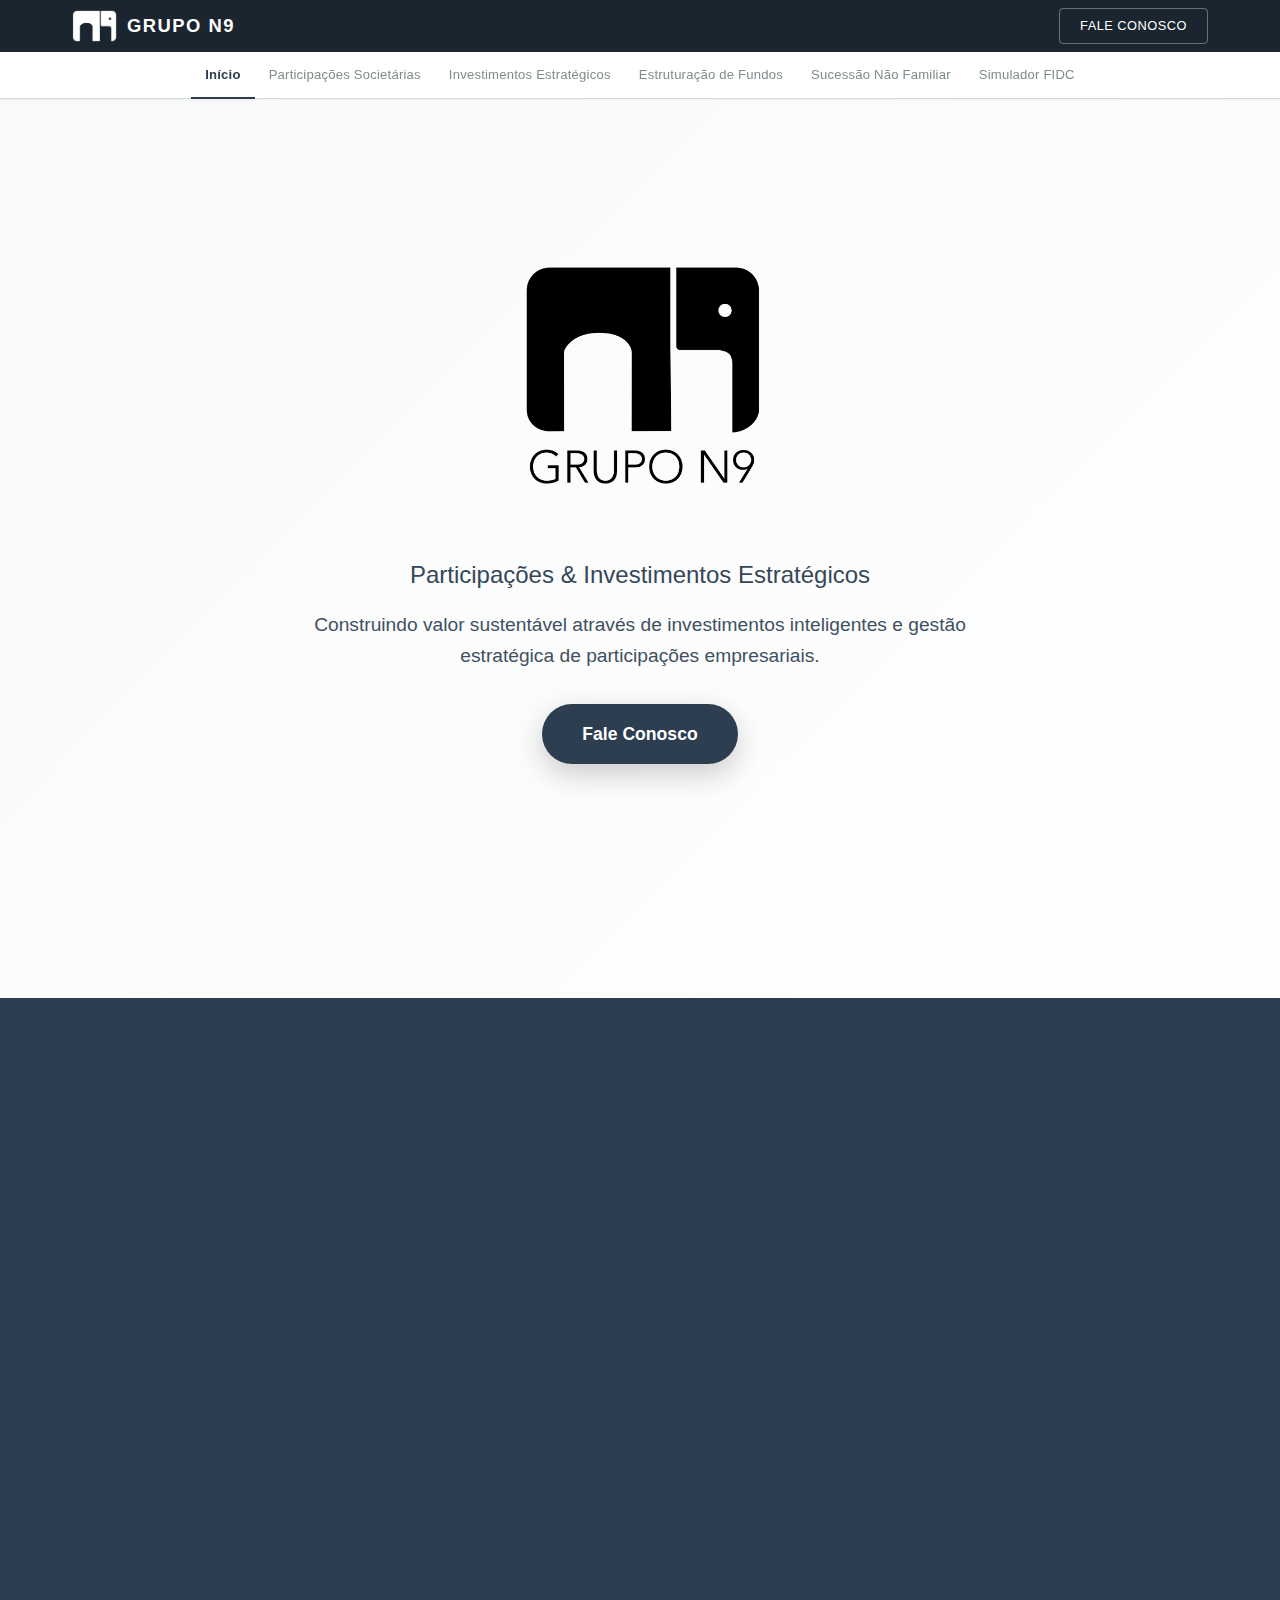
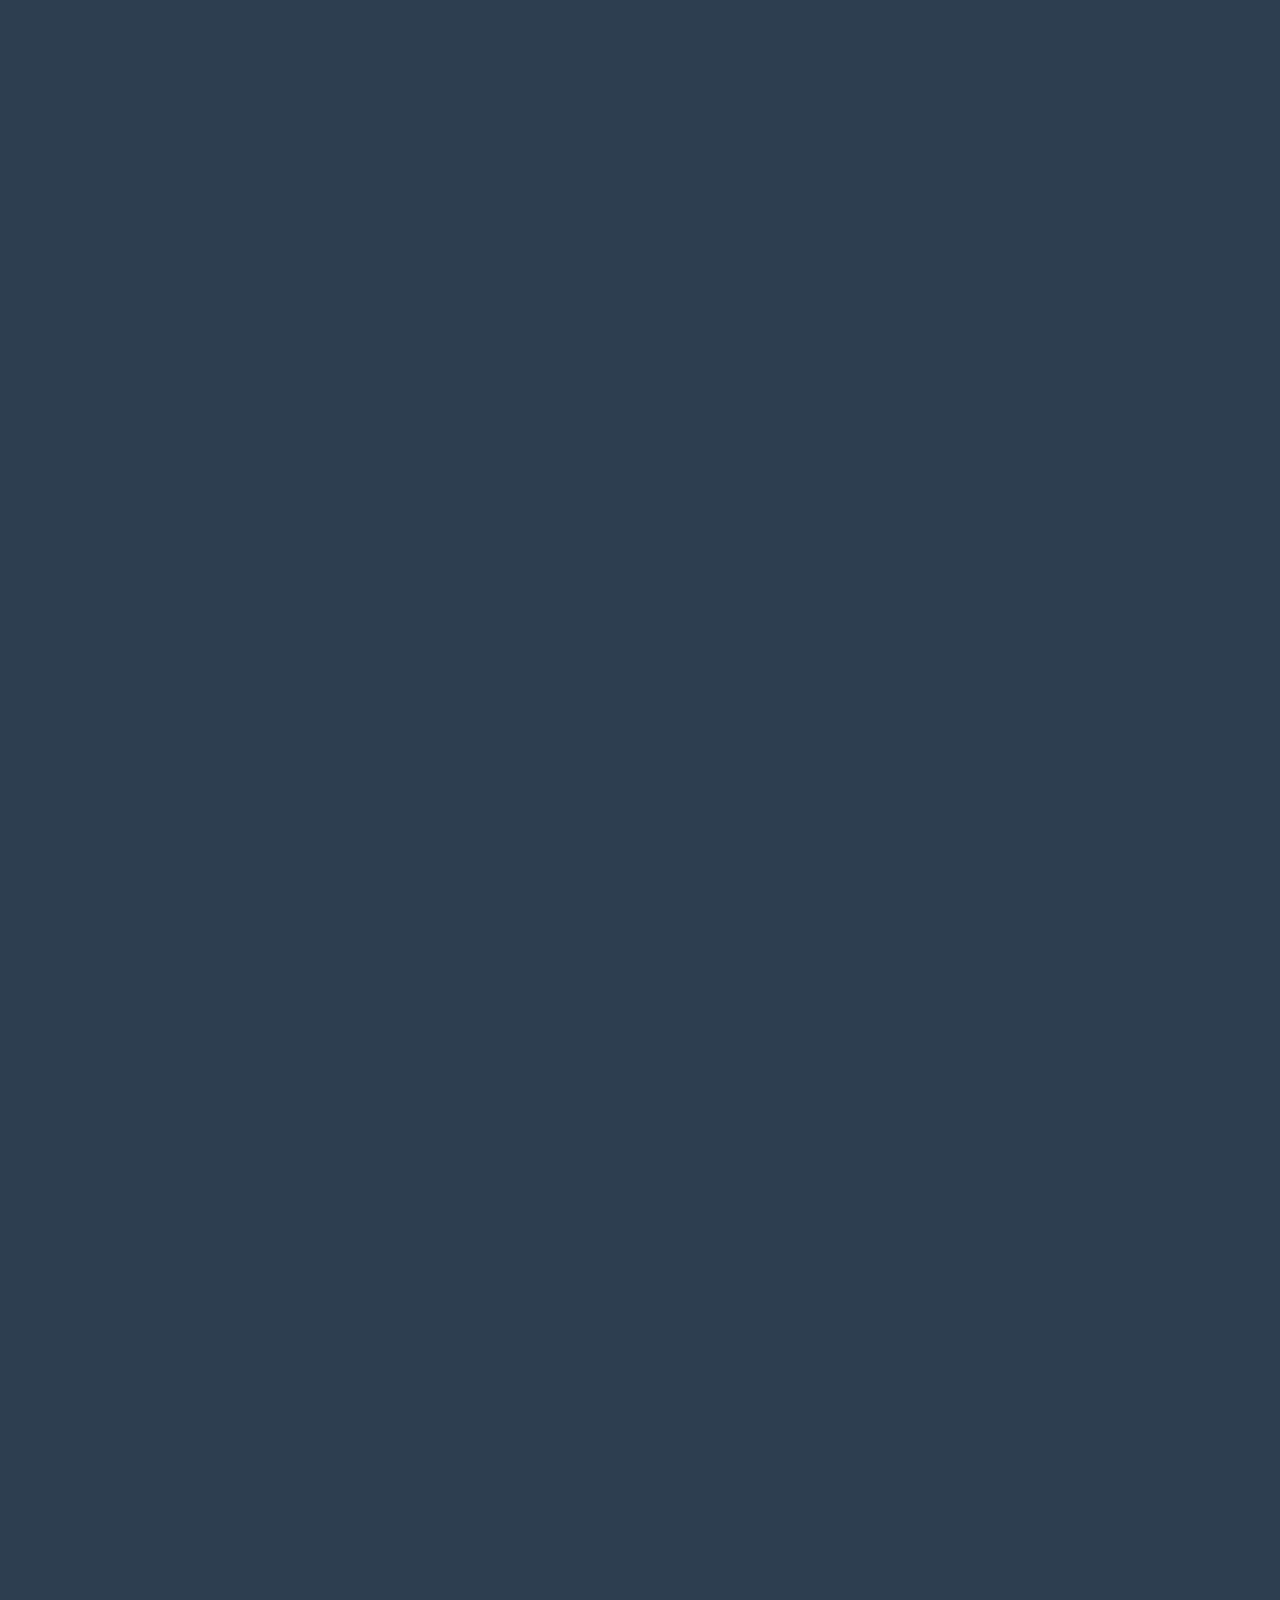
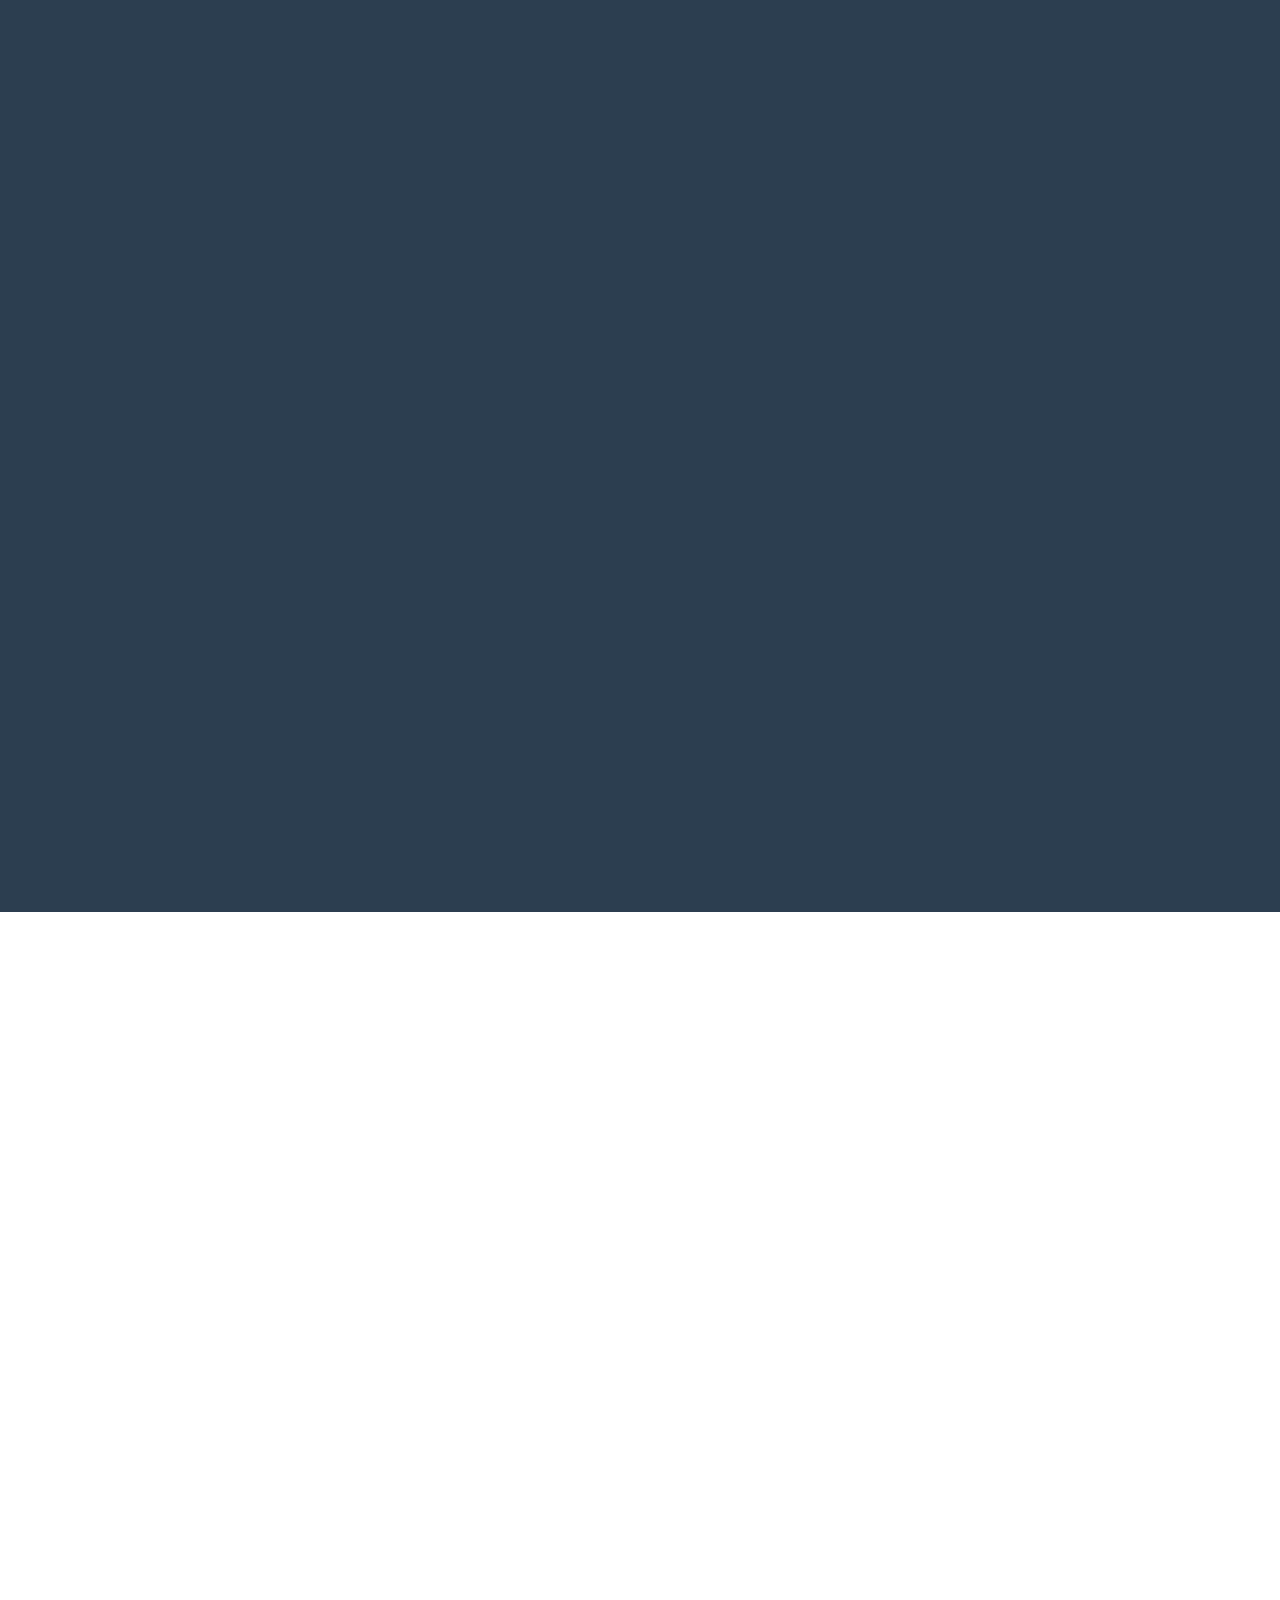
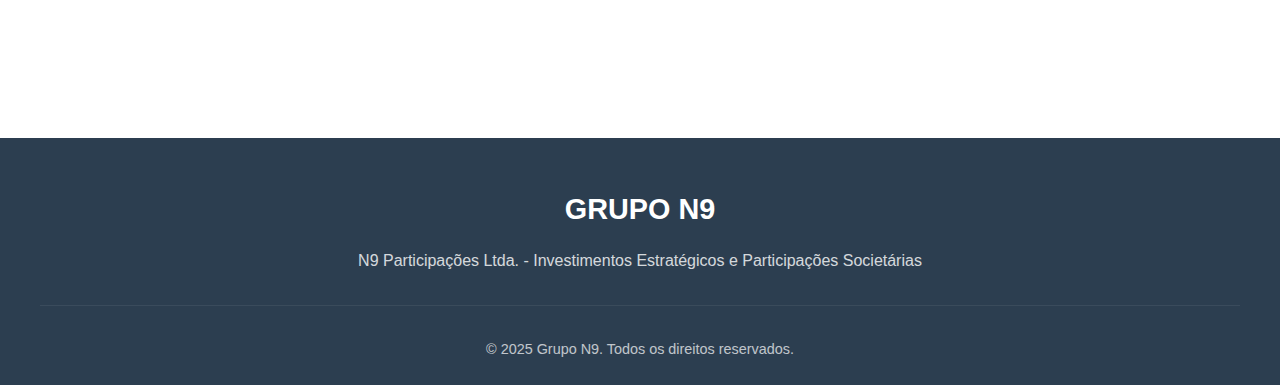
<file: index.html>
<!DOCTYPE html>
<html lang="pt-BR">
<head>
    <meta charset="UTF-8">
    <meta name="viewport" content="width=device-width, initial-scale=1.0">
    <title>Grupo N9 | Participações e Investimentos Estratégicos</title>
    <meta name="description" content="N9 Participações - Grupo de investimentos estratégicos focado em crescimento sustentável e criação de valor de longo prazo.">
    <link rel="stylesheet" href="assets/css/n9-brand.css">
    <link rel="stylesheet" href="assets/css/n9-header.css">
        <style>
* {
            margin: 0;
            padding: 0;
            box-sizing: border-box;
        }

        :root {
            /* Cores N9 - Baseadas nas apresentações institucionais */
            --n9-black: #000000;
            --n9-white: #FFFFFF;
            --n9-gray-darkest: #2c3e50;
            --n9-gray-dark: #333333;
            --n9-gray-medium: #555555;
            --n9-gray-light: #7f8c8d;
            --n9-gray-lightest: #f8f9fa;
            
            /* Aplicação */
            --primary-color: var(--n9-gray-darkest);
            --secondary-color: var(--n9-gray-medium);
            --accent-color: var(--n9-gray-dark);
            --light-bg: var(--n9-gray-lightest);
            --white: var(--n9-white);
            --text-dark: var(--n9-gray-darkest);
            --text-light: var(--n9-gray-light);
        }

        html {
            scroll-behavior: smooth;
        }

        body {
            font-family: -apple-system, BlinkMacSystemFont, 'Segoe UI', Roboto, 'Helvetica Neue', Arial, sans-serif;
            line-height: 1.6;
            color: var(--text-dark);
            overflow-x: hidden;
        }

        /* Header antigo removido — agora usa n9-header.css */

        /* Hero Section */
        .hero {
            min-height: 100vh;
            display: flex;
            align-items: center;
            justify-content: center;
            background: linear-gradient(135deg, #f8f9fa 0%, #ffffff 100%);
            position: relative;
            overflow: hidden;
            padding-top: 0;
        }

        .hero::before {
            content: '';
            position: absolute;
            top: 0;
            left: 0;
            right: 0;
            bottom: 0;
            background: url('data:image/svg+xml,<svg width="100" height="100" xmlns="http://www.w3.org/2000/svg"><rect width="100" height="100" fill="none"/><path d="M0 0L50 50L0 100" stroke="rgba(255,255,255,0.05)" stroke-width="2" fill="none"/><path d="M50 0L100 50L50 100" stroke="rgba(255,255,255,0.05)" stroke-width="2" fill="none"/></svg>');
            opacity: 0.3;
        }

        .hero-content {
            text-align: center;
            color: var(--text-dark);
            z-index: 1;
            padding: 2rem;
            max-width: 900px;
        }

        .hero-logo {
            width: 280px;
            height: auto;
            margin-bottom: 2rem;
            filter: none;
            animation: fadeInUp 1s ease;
        }

        .hero h1 {
            font-size: 3.5rem;
            font-weight: 700;
            margin-bottom: 1rem;
            animation: fadeInUp 1s ease 0.2s backwards;
            letter-spacing: -1px;
        }

        .hero .subtitle {
            font-size: 1.5rem;
            margin-bottom: 1rem;
            opacity: 0.95;
            animation: fadeInUp 1s ease 0.4s backwards;
        }

        .hero p {
            font-size: 1.2rem;
            margin-bottom: 2rem;
            opacity: 0.9;
            animation: fadeInUp 1s ease 0.6s backwards;
            max-width: 700px;
            margin-left: auto;
            margin-right: auto;
        }

        .cta-button {
            display: inline-block;
            padding: 1rem 2.5rem;
            background: var(--primary-color);
            color: var(--white);
            text-decoration: none;
            border-radius: 50px;
            font-weight: 600;
            font-size: 1.1rem;
            transition: all 0.3s ease;
            animation: fadeInUp 1s ease 0.8s backwards;
            box-shadow: 0 10px 30px rgba(0,0,0,0.2);
        }

        .cta-button:hover {
            transform: translateY(-3px);
            box-shadow: 0 15px 40px rgba(0,0,0,0.3);
        }

        /* Sections */
        section {
            padding: 6rem 2rem;
        }

        .section-light {
            background: var(--white);
            
        }

        .section-dark {
            background: var(--primary-color);
            
        }

        .container {
            max-width: 1200px;
            margin: 0 auto;
        }

        .section-title {
            font-size: 2.5rem;
            font-weight: 700;
            text-align: center;
            margin-bottom: 1rem;
            color: var(--primary-color);
        }

        .section-subtitle {
            font-size: 1.2rem;
            text-align: center;
            color: var(--text-light);
            margin-bottom: 4rem;
            max-width: 700px;
            margin-left: auto;
            margin-right: auto;
        }

        /* About Section */
        .about-content {
            display: grid;
            grid-template-columns: 1fr 1fr;
            gap: 4rem;
            align-items: center;
        }

        .about-text {
            background: var(--white);
            padding: 2rem;
            border-radius: 15px;
            box-shadow: 0 5px 20px rgba(0,0,0,0.08);
        }

        .about-text h3 {
            font-size: 2rem;
            margin-bottom: 1rem;
            color: var(--primary-color);
        }

        .about-text p {
            font-size: 1.1rem;
            line-height: 1.8;
            color: var(--text-dark);
            margin-bottom: 1.5rem;
        }

        .about-features {
            background: var(--white);
            padding: 2rem;
            border-radius: 15px;
            box-shadow: 0 5px 20px rgba(0,0,0,0.08);
            display: grid;
            gap: 1.5rem;
        }

        .feature-item {
            display: flex;
            align-items: start;
            gap: 1rem;
        }

        .feature-icon {
            width: 50px;
            height: 50px;
            background: linear-gradient(135deg, #f8f9fa 0%, #ffffff 100%);
            border-radius: 10px;
            display: flex;
            align-items: center;
            justify-content: center;
            color: var(--white);
            font-weight: 700;
            font-size: 1.5rem;
            flex-shrink: 0;
        }

        .feature-content h4 {
            font-size: 1.3rem;
            margin-bottom: 0.5rem;
            color: var(--primary-color);
        }

        .feature-content p {
            font-size: 1rem;
            color: var(--text-light);
        }

        /* Stats Section */
        .stats {
            display: grid;
            grid-template-columns: repeat(auto-fit, minmax(250px, 1fr));
            gap: 3rem;
            margin-top: 3rem;
        }

        .stat-card {
            text-align: center;
            padding: 2rem;
            background: var(--white);
            border-radius: 15px;
            box-shadow: 0 5px 20px rgba(0,0,0,0.08);
            transition: transform 0.3s ease;
        }

        .stat-card:hover {
            transform: translateY(-10px);
        }

        .stat-number {
            font-size: 3rem;
            font-weight: 700;
            
            
            
            
            color: var(--primary-color);
            margin-bottom: 0.5rem;
        }

        .stat-label {
            font-size: 1.1rem;
            color: var(--text-light);
            font-weight: 500;
        }

        /* Services Grid */
        .services-grid {
            display: grid;
            grid-template-columns: repeat(2, 1fr);
            gap: 2rem;
            margin-top: 3rem;
        }

        .service-card {
            background: var(--white);
            padding: 2.5rem;
            border-radius: 15px;
            box-shadow: 0 5px 20px rgba(0,0,0,0.08);
            transition: all 0.3s ease;
        }

        .service-card:hover {
            transform: translateY(-10px);
            box-shadow: 0 15px 40px rgba(0,0,0,0.15);
        }

        a.service-card {
            cursor: pointer;
            position: relative;
        }

        a.service-card:hover h3 {
            text-decoration: underline;
        }

        .service-icon {
            width: 70px;
            height: 70px;
            background: linear-gradient(135deg, #2c3e50 0%, #333333 100%);
            border-radius: 15px;
            display: flex;
            align-items: center;
            justify-content: center;
            color: var(--white);
            font-size: 2rem;
            margin-bottom: 1.5rem;
        }

        .service-card h3 {
            font-size: 1.5rem;
            margin-bottom: 1rem;
            color: var(--primary-color);
        }

        .service-card p {
            font-size: 1rem;
            line-height: 1.7;
            color: var(--text-light);
        }

        /* Leadership Section */
        .leadership {
            text-align: center;
            max-width: 800px;
            margin: 0 auto;
        }

        .leader-profile {
            background: var(--white);
            padding: 3rem;
            border-radius: 20px;
            box-shadow: 0 10px 40px rgba(0,0,0,0.1);
        }

        .leader-avatar {
            width: 150px;
            height: 150px;
            background: linear-gradient(135deg, #2c3e50 0%, #333333 100%);
            border-radius: 50%;
            margin: 0 auto 1.5rem;
            display: flex;
            align-items: center;
            justify-content: center;
            color: var(--white);
            font-size: 3rem;
            font-weight: 700;
        }

        .leader-name {
            font-size: 2rem;
            font-weight: 700;
            margin-bottom: 0.5rem;
            color: var(--primary-color);
        }

        .leader-title {
            font-size: 1.3rem;
            color: var(--text-light);
            margin-bottom: 2rem;
            font-weight: 500;
        }

        .leader-bio {
            font-size: 1.1rem;
            line-height: 1.8;
            color: var(--text-dark);
            margin-bottom: 2rem;
        }

        .leader-info {
            display: flex;
            justify-content: center;
            gap: 2rem;
            flex-wrap: wrap;
            padding-top: 2rem;
            border-top: 2px solid rgba(44, 62, 80, 0.2);
        }

        .info-item {
            display: flex;
            align-items: center;
            gap: 0.5rem;
            color: var(--text-light);
        }

        /* Contact Section */
        .contact-content {
            display: grid;
            grid-template-columns: 1fr 1fr;
            gap: 4rem;
            max-width: 1000px;
            margin: 0 auto;
        }

        .contact-info {
            background: var(--white);
            padding: 2.5rem;
            border-radius: 15px;
            box-shadow: 0 8px 30px rgba(0,0,0,0.15);
        }

        .contact-info h3 {
            font-size: 2rem;
            margin-bottom: 1.5rem;
            color: var(--primary-color);
        }

        .contact-item {
            display: flex;
            align-items: start;
            gap: 1rem;
            margin-bottom: 1.5rem;
        }

        .contact-icon {
            width: 45px;
            height: 45px;
            background: linear-gradient(135deg, #2c3e50 0%, #333333 100%);
            border-radius: 10px;
            display: flex;
            align-items: center;
            justify-content: center;
            color: var(--white);
            flex-shrink: 0;
        }

        .contact-details h4 {
            font-size: 1.1rem;
            margin-bottom: 0.3rem;
            color: var(--primary-color);
        }

        .contact-details p {
            color: var(--text-light);
        }

        .contact-details a {
            color: var(--accent-color);
            text-decoration: none;
        }

        .contact-details a:hover {
            text-decoration: underline;
        }

        .contact-cta {
            background: var(--primary-color);
            padding: 2.5rem;
            border-radius: 15px;
            box-shadow: 0 8px 30px rgba(0,0,0,0.15);
            text-align: center;
        }

        .contact-cta h3 {
            font-size: 1.8rem;
            margin-bottom: 1rem;
            color: var(--white);
        }

        .contact-cta p {
            font-size: 1.1rem;
            color: rgba(255, 255, 255, 0.9);
            margin-bottom: 2rem;
        }

        /* Footer */
        .footer {
            background: var(--primary-color);
            color: var(--white);
            padding: 3rem 2rem 1.5rem;
            text-align: center;
        }

        .footer-content {
            max-width: 1200px;
            margin: 0 auto;
        }

        .footer-logo {
            font-size: 1.8rem;
            font-weight: 700;
            margin-bottom: 1rem;
        }

        .footer-text {
            opacity: 0.8;
            margin-bottom: 2rem;
        }

        .footer-bottom {
            padding-top: 2rem;
            border-top: 1px solid rgba(255,255,255,0.1);
            opacity: 0.7;
            font-size: 0.9rem;
        }

        /* Animations */
        @keyframes fadeInUp {
            from {
                opacity: 0;
                transform: translateY(30px);
            }
            to {
                opacity: 1;
                transform: translateY(0);
            }
        }

        /* Responsive */
        @media (max-width: 768px) {
            .hero h1 {
                font-size: 2.5rem;
            }

            .hero .subtitle {
                font-size: 1.2rem;
            }

            .hero-logo {
                width: 200px;
            }

            .about-content,
            .contact-content {
                grid-template-columns: 1fr;
                gap: 2rem;
            }

            .section-title {
                font-size: 2rem;
            }

            section {
                padding: 4rem 1.5rem;
            }

            .services-grid {
                grid-template-columns: 1fr;
            }
        }

        /* Scroll animations */
        .fade-in {
            opacity: 0;
            transform: translateY(30px);
            transition: opacity 0.6s ease, transform 0.6s ease;
        }

        .fade-in.visible {
            opacity: 1;
            transform: translateY(0);
        }

        .section-dark .section-title {
            color: var(--white);
        }

        .section-dark .section-subtitle {
            color: rgba(255, 255, 255, 0.8);
        }

        .section-light .section-title {
            color: var(--primary-color);
        }

        .section-light .section-subtitle {
            color: var(--text-light);
        }
    </style>
</head>
<body>
    <!-- ═══ HEADER CORPORATIVO N9 ═══ -->
    <div class="n9-topbar">
        <div class="n9-topbar__inner">
            <a href="index.html" class="n9-topbar__brand">
                <img src="assets/img/Logo_n9_branco.png" alt="N9" class="n9-topbar__logo">
                <span>GRUPO N9</span>
            </a>
            <a href="#contato" class="n9-topbar__cta">Fale Conosco</a>
            <button class="n9-topbar__hamburger" aria-label="Menu">
                <span></span><span></span><span></span>
            </button>
        </div>
    </div>

    <nav class="n9-navbar">
        <div class="n9-navbar__inner">
            <ul class="n9-navbar__links">
                <li><a href="index.html" class="active">Início</a></li>
                <li><a href="participacoes-societarias.html">Participações Societárias</a></li>
                <li><a href="investimentos-estrategicos.html">Investimentos Estratégicos</a></li>
                <li><a href="fluxo-estruturacao-fundos.html">Estruturação de Fundos</a></li>
                <li><a href="sucessao-nao-familiar.html">Sucessão Não Familiar</a></li>
                <li><a href="simulador-fundo.html">Simulador FIDC</a></li>
            </ul>
        </div>
    </nav>

    <!-- Menu Mobile -->
    <div class="n9-mobile-menu">
        <ul class="n9-mobile-menu__links">
            <li><a href="index.html" class="active">Início</a></li>
            <li><a href="participacoes-societarias.html">Participações Societárias</a></li>
            <li><a href="investimentos-estrategicos.html">Investimentos Estratégicos</a></li>
            <li><a href="fluxo-estruturacao-fundos.html">Estruturação de Fundos</a></li>
            <li><a href="sucessao-nao-familiar.html">Sucessão Não Familiar</a></li>
            <li><a href="simulador-fundo.html">Simulador FIDC</a></li>
        </ul>
        <div class="n9-mobile-menu__cta">
            <a href="#contato">Fale Conosco</a>
        </div>
    </div>

    <div class="n9-header-spacer"></div>
    <!-- ═══ /HEADER ═══ -->

    <!-- Hero Section -->
    <section id="home" class="hero">
        <div class="hero-content">
            <img src="[data-uri]" alt="Grupo N9 Logo" class="hero-logo">
            <p class="subtitle">Participações & Investimentos Estratégicos</p>
            <p>Construindo valor sustentável através de investimentos inteligentes e gestão estratégica de participações empresariais.</p>
            <a href="#contato" class="cta-button">Fale Conosco</a>
        </div>
    </section>

    <!-- About Section -->
    <section id="sobre" class="section-dark">
        <div class="container">
            <h2 class="section-title fade-in">Sobre a N9 Participações</h2>
            <p class="section-subtitle fade-in">Excelência em gestão de investimentos e participações societárias</p>
            
            <div class="about-content">
                <div class="about-text fade-in">
                    <h3>Quem Somos</h3>
                    <p>A <strong>N9 Participações Ltda.</strong>, operando sob o nome fantasia <strong>Grupo N9</strong>, é uma empresa especializada em participações societárias e investimentos estratégicos.</p>
                    <p>Fundada em 2021, nossa empresa se dedica a identificar, adquirir e gerenciar participações em empresas com alto potencial de crescimento e geração de valor de longo prazo.</p>
                    <p>Com uma abordagem profissional e estratégica, o Grupo N9 atua como parceiro de negócios, contribuindo para o crescimento sustentável das empresas investidas.</p>
                </div>
                <div class="about-features fade-in">
                    <div class="feature-item">
                        <div class="feature-icon">🎯</div>
                        <div class="feature-content">
                            <h4>Visão Estratégica</h4>
                            <p>Análise profunda de oportunidades e gestão focada em resultados sustentáveis</p>
                        </div>
                    </div>
                    <div class="feature-item">
                        <div class="feature-icon">💼</div>
                        <div class="feature-content">
                            <h4>Gestão Profissional</h4>
                            <p>Expertise em governança corporativa e gestão de participações</p>
                        </div>
                    </div>
                    <div class="feature-item">
                        <div class="feature-icon">📈</div>
                        <div class="feature-content">
                            <h4>Crescimento Sustentável</h4>
                            <p>Foco em valor de longo prazo e desenvolvimento consistente</p>
                        </div>
                    </div>
                    <div class="feature-item">
                        <div class="feature-icon">🤝</div>
                        <div class="feature-content">
                            <h4>Parceria Estratégica</h4>
                            <p>Atuação próxima e colaborativa com as empresas investidas</p>
                        </div>
                    </div>
                </div>
            </div>

            <div class="stats">
                <div class="stat-card fade-in">
                    <div class="stat-number">2021</div>
                    <div class="stat-label">Ano de Fundação</div>
                </div>
                <div class="stat-card fade-in">
                    <div class="stat-number">4+</div>
                    <div class="stat-label">Anos desde a Fundação</div>
                </div>
                <div class="stat-card fade-in">
                    <div class="stat-number">15+</div>
                    <div class="stat-label">Anos de Experiência</div>
                </div>
            </div>
        </div>
    </section>

    <!-- Services Section -->
    <section id="atuacao" class="section-dark">
        <div class="container">
            <h2 class="section-title fade-in">Áreas de Atuação</h2>
            <p class="section-subtitle fade-in">Soluções completas em participações e investimentos estratégicos</p>
            
            <div class="services-grid">
                <a href="participacoes-societarias.html" class="service-card fade-in" style="text-decoration:none;color:inherit;display:block;">
                    <div class="service-icon">📊</div>
                    <h3>Participações Societárias</h3>
                    <p>Aquisição e gestão estratégica de participações em empresas com alto potencial de crescimento e retorno sustentável.</p>
                </a>
                
                <a href="investimentos-estrategicos.html" class="service-card fade-in" style="text-decoration:none;color:inherit;display:block;">
                    <div class="service-icon">💰</div>
                    <h3>Investimentos Estratégicos</h3>
                    <p>Análise rigorosa e seleção criteriosa de oportunidades de investimento alinhadas à nossa estratégia de criação de valor.</p>
                </a>
                
                <a href="sucessao-nao-familiar.html" class="service-card fade-in" style="text-decoration:none;color:inherit;display:block;">
                    <div class="service-icon">🤝</div>
                    <h3>Sucessão Não Familiar</h3>
                    <p>Perpetuação de legados empresariais através de sucessão planejada, com gestão profissional e inovação.</p>
                </a>

                <a href="fluxo-estruturacao-fundos.html" class="service-card fade-in" style="text-decoration:none;color:inherit;display:block;">
                    <div class="service-icon">🎯</div>
                    <h3>Estruturação de Fundos</h3>
                    <p>Consultoria especializada na estruturação de fundos de investimento exclusivos e restritos, com acompanhamento ativo e gestão profissional, maximizando resultados de longo prazo.</p>
                </a>
            </div>
        </div>
    </section>

    <!-- Leadership Section -->
    <section id="lideranca" class="section-dark">
        <div class="container">
            <h2 class="section-title fade-in">Liderança</h2>
            <p class="section-subtitle fade-in">Gestão experiente e visão estratégica</p>
            
            <div class="leadership fade-in">
                <div class="leader-profile">
                    <div class="leader-avatar">TE</div>
                    <h3 class="leader-name">Tiago Simon Egidio</h3>
                    <p class="leader-title">CEO & Fundador</p>
                    <p class="leader-bio">
                        Tiago Simon Egidio é o CEO e fundador da N9 Participações. Com sólida experiência em gestão empresarial e 
                        investimentos estratégicos, lidera a empresa com foco em crescimento sustentável e criação de valor de longo prazo. 
                        Sua visão estratégica e capacidade de identificar oportunidades de mercado são fundamentais para o sucesso 
                        do Grupo N9. Além de liderar a N9 Participações, Tiago também atua como CFO do Grupo Hegídio, trazendo 
                        uma perspectiva ampla sobre gestão financeira e operacional.
                    </p>
                    <div class="leader-info">
                        <div class="info-item">
                            <span>📧</span>
                            <span>contato@n9par.com.br</span>
                        </div>
                    </div>
                </div>
            </div>
        </div>
    </section>

    <!-- Contact Section -->
    <section id="contato" class="section-light">
        <div class="container">
            <h2 class="section-title fade-in">Entre em Contato</h2>
            <p class="section-subtitle fade-in">Estamos prontos para discutir oportunidades de investimento e parcerias estratégicas</p>
            
            <div class="contact-content">
                <div class="contact-info fade-in">
                    <h3>Fale Conosco</h3>
                    
                    <div class="contact-item">
                        <div class="contact-icon">📧</div>
                        <div class="contact-details">
                            <h4>E-mail</h4>
                            <p><a href="mailto:contato@n9par.com.br">contato@n9par.com.br</a></p>
                        </div>
                    </div>
                    
                    <div class="contact-item">
                        <div class="contact-icon">📱</div>
                        <div class="contact-details">
                            <h4>WhatsApp</h4>
                            <p><a href="https://wa.me/556231900000">(62) 3190-0000</a></p>
                        </div>
                    </div>
                    
                    <div class="contact-item">
                        <div class="contact-icon">📍</div>
                        <div class="contact-details">
                            <h4>Endereço</h4>
                            <p>SHIS 23, Conjunto 15, Casa 04<br>
                            Lago Sul - Brasília/DF</p>
                        </div>
                    </div>
                </div>
                
                <div class="contact-cta fade-in">
                    <h3>Oportunidades de Investimento</h3>
                    <p>Interessado em discutir oportunidades de investimento ou parcerias estratégicas?</p>
                    <a href="mailto:contato@n9par.com.br?subject=Oportunidade de Investimento" class="cta-button">Enviar E-mail</a>
                </div>
            </div>
        </div>
    </section>

    <!-- Footer -->
    <footer class="footer">
        <div class="footer-content">
            <div class="footer-logo">GRUPO N9</div>
            <p class="footer-text">N9 Participações Ltda. - Investimentos Estratégicos e Participações Societárias</p>
            <div class="footer-bottom">
                <p>&copy; 2025 Grupo N9. Todos os direitos reservados.</p>
            </div>
        </div>
    </footer>

    <script>
        // Scroll animations
        const observerOptions = {
            threshold: 0.1,
            rootMargin: '0px 0px -50px 0px'
        };

        const observer = new IntersectionObserver((entries) => {
            entries.forEach(entry => {
                if (entry.isIntersecting) {
                    entry.target.classList.add('visible');
                }
            });
        }, observerOptions);

        document.querySelectorAll('.fade-in').forEach(el => observer.observe(el));

        // Smooth scroll for navigation links
        document.querySelectorAll('a[href^="#"]').forEach(anchor => {
            anchor.addEventListener('click', function (e) {
                e.preventDefault();
                const target = document.querySelector(this.getAttribute('href'));
                if (target) {
                    target.scrollIntoView({
                        behavior: 'smooth',
                        block: 'start'
                    });
                }
            });
        });

    </script>
    <script src="assets/js/n9-header.js"></script>
</body>
</html>
</file>
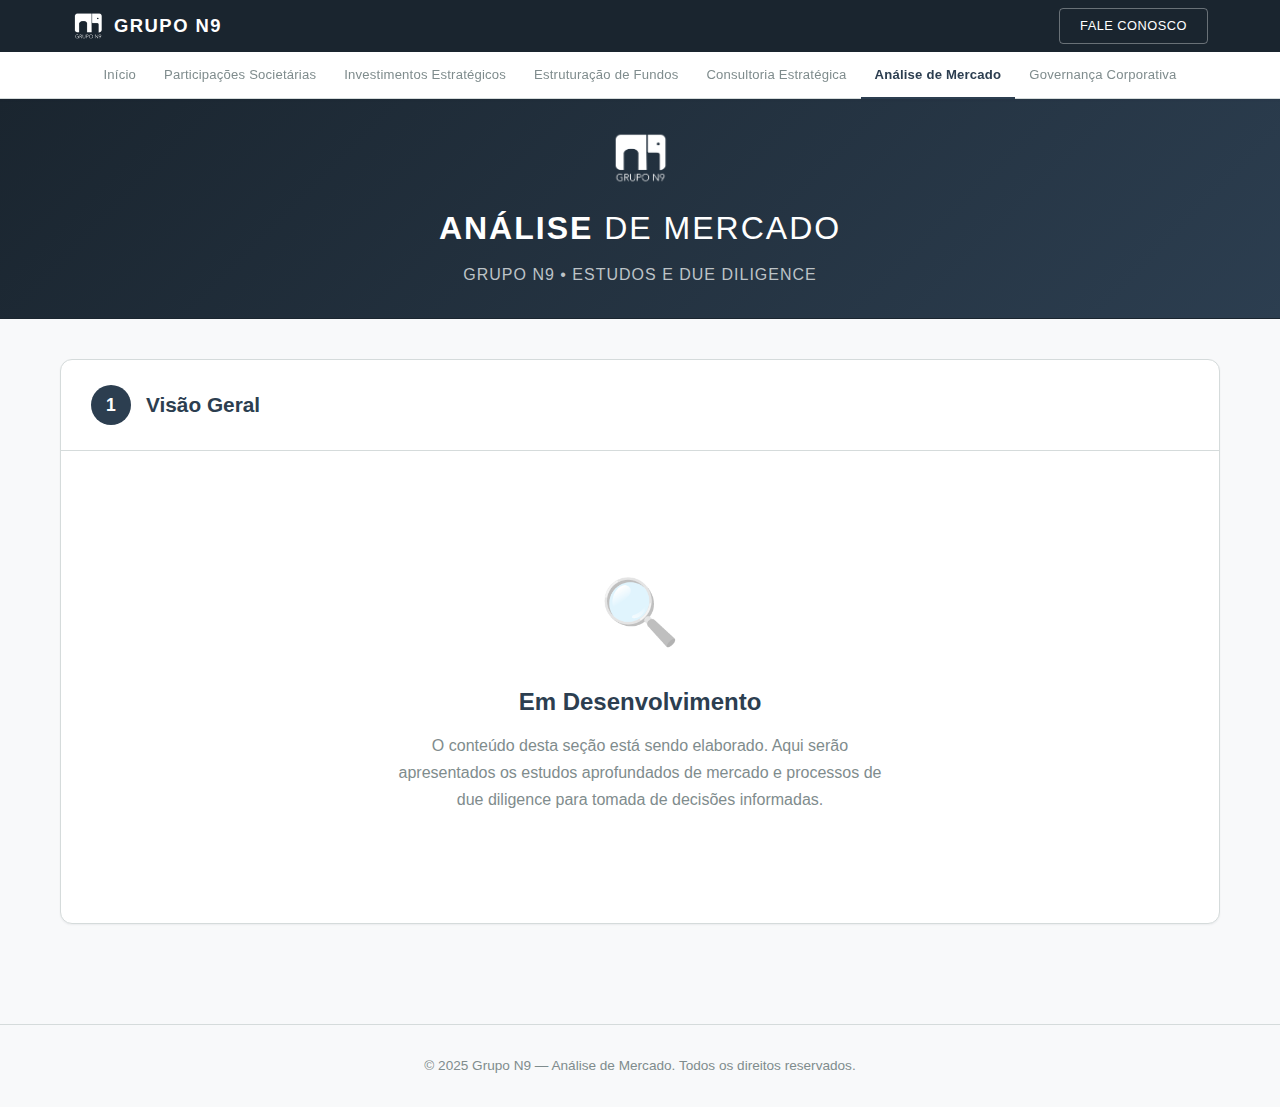
<file: analise-de-mercado.html>
<!DOCTYPE html>
<html lang="pt-BR">
<head>
    <meta charset="UTF-8">
    <meta name="viewport" content="width=device-width, initial-scale=1.0">
    <title>Grupo N9 - Análise de Mercado</title>
    <link rel="stylesheet" href="asset/n9-brand.css">
    <link rel="stylesheet" href="asset/n9-header.css">
    <style>
        * { margin: 0; padding: 0; box-sizing: border-box; }

        body {
            font-family: var(--n9-font-primary);
            background-color: var(--n9-bg-light);
            color: var(--n9-accent);
            line-height: 1.6;
            -webkit-font-smoothing: antialiased;
        }

        .page-banner {
            background: linear-gradient(135deg, var(--n9-primary-dark) 0%, var(--n9-primary) 100%);
            border-bottom: 1px solid var(--n9-primary-dark);
            padding: 30px 0;
            text-align: center;
        }
        .page-banner .logo-area {
            display: flex;
            align-items: center;
            justify-content: center;
            gap: 20px;
            margin-bottom: 15px;
        }
        .page-banner .logo-area img { height: 60px; }
        .page-banner h1 {
            font-size: 2rem;
            font-weight: 300;
            color: var(--n9-white);
            letter-spacing: 2px;
        }
        .page-banner h1 strong { font-weight: 700; }
        .page-banner p.subtitle {
            color: var(--n9-gray-light-med);
            font-size: 1rem;
            margin-top: 8px;
            letter-spacing: 1px;
        }

        main {
            max-width: 1200px;
            margin: 0 auto;
            padding: 40px 20px;
        }

        section {
            margin-bottom: 60px;
            background: var(--n9-white);
            border-radius: var(--n9-radius-lg);
            border: 1px solid var(--n9-gray-lighter);
            overflow: hidden;
            box-shadow: var(--n9-shadow-sm);
        }
        section .section-header {
            padding: 25px 30px;
            border-bottom: 1px solid var(--n9-gray-lighter);
            display: flex;
            align-items: center;
            gap: 15px;
        }
        section .section-number {
            display: inline-flex;
            align-items: center;
            justify-content: center;
            width: 40px;
            height: 40px;
            background: var(--n9-primary);
            color: var(--n9-white);
            border-radius: 50%;
            font-weight: 700;
            font-size: 1.1rem;
            flex-shrink: 0;
        }
        section h2 {
            font-size: 1.3rem;
            font-weight: 600;
            color: var(--n9-primary);
        }
        section .section-body { padding: 30px; }

        .placeholder {
            text-align: center;
            padding: 80px 30px;
            color: var(--n9-text-light);
        }
        .placeholder .icon {
            font-size: 4rem;
            margin-bottom: 20px;
            opacity: 0.4;
        }
        .placeholder h3 {
            font-size: 1.5rem;
            color: var(--n9-primary);
            margin-bottom: 10px;
            font-weight: 600;
        }
        .placeholder p {
            font-size: 1rem;
            max-width: 500px;
            margin: 0 auto;
            line-height: 1.7;
        }

        footer {
            text-align: center;
            padding: 30px;
            color: var(--n9-text-light);
            font-size: 0.85rem;
            border-top: 1px solid var(--n9-gray-lighter);
        }
    </style>
</head>
<body>

    <!-- ═══ HEADER CORPORATIVO N9 ═══ -->
    <div class="n9-topbar">
        <div class="n9-topbar__inner">
            <a href="index.html" class="n9-topbar__brand">
                <img src="Logo_n9_branco.png" alt="N9" class="n9-topbar__logo">
                <span>GRUPO N9</span>
            </a>
            <a href="index.html#contato" class="n9-topbar__cta">Fale Conosco</a>
            <button class="n9-topbar__hamburger" aria-label="Menu">
                <span></span><span></span><span></span>
            </button>
        </div>
    </div>

    <nav class="n9-navbar">
        <div class="n9-navbar__inner">
            <ul class="n9-navbar__links">
                <li><a href="index.html">Início</a></li>
                <li><a href="participacoes-societarias.html">Participações Societárias</a></li>
                <li><a href="investimentos-estrategicos.html">Investimentos Estratégicos</a></li>
                <li><a href="fluxo-estruturacao-fundos.html">Estruturação de Fundos</a></li>
                <li><a href="consultoria-estrategica.html">Consultoria Estratégica</a></li>
                <li><a href="analise-de-mercado.html" class="active">Análise de Mercado</a></li>
                <li><a href="governanca-corporativa.html">Governança Corporativa</a></li>
            </ul>
        </div>
    </nav>

    <div class="n9-mobile-menu">
        <ul class="n9-mobile-menu__links">
            <li><a href="index.html">Início</a></li>
            <li><a href="participacoes-societarias.html">Participações Societárias</a></li>
            <li><a href="investimentos-estrategicos.html">Investimentos Estratégicos</a></li>
            <li><a href="fluxo-estruturacao-fundos.html">Estruturação de Fundos</a></li>
            <li><a href="consultoria-estrategica.html">Consultoria Estratégica</a></li>
            <li><a href="analise-de-mercado.html" class="active">Análise de Mercado</a></li>
            <li><a href="governanca-corporativa.html">Governança Corporativa</a></li>
        </ul>
        <div class="n9-mobile-menu__cta">
            <a href="index.html#contato">Fale Conosco</a>
        </div>
    </div>

    <div class="n9-header-spacer"></div>
    <!-- ═══ /HEADER ═══ -->

    <div class="page-banner">
        <div class="logo-area">
            <img src="Logo_n9_branco.png" alt="Logo N9">
        </div>
        <h1><strong>ANÁLISE</strong> DE MERCADO</h1>
        <p class="subtitle">GRUPO N9 &bull; ESTUDOS E DUE DILIGENCE</p>
    </div>

    <main>
        <section>
            <div class="section-header">
                <span class="section-number">1</span>
                <h2>Visão Geral</h2>
            </div>
            <div class="section-body">
                <div class="placeholder">
                    <div class="icon">🔍</div>
                    <h3>Em Desenvolvimento</h3>
                    <p>O conteúdo desta seção está sendo elaborado. Aqui serão apresentados os estudos aprofundados de mercado e processos de due diligence para tomada de decisões informadas.</p>
                </div>
            </div>
        </section>
    </main>

    <footer>
        <p>&copy; 2025 Grupo N9 &mdash; Análise de Mercado. Todos os direitos reservados.</p>
    </footer>

    <script src="asset/n9-header.js"></script>
</body>
</html>
</file>
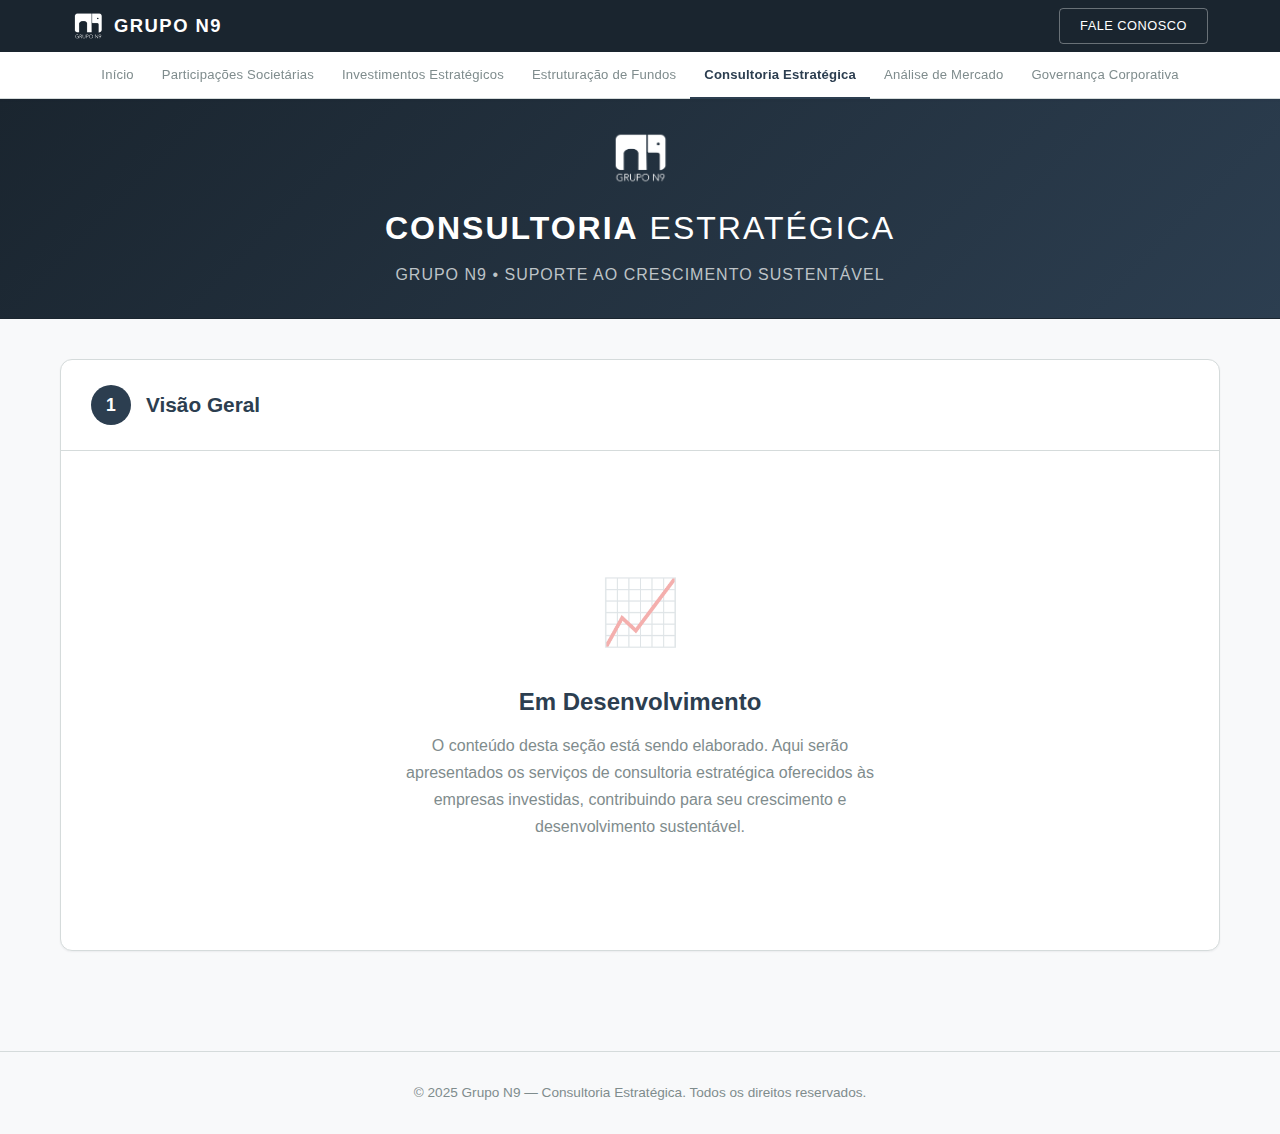
<file: consultoria-estrategica.html>
<!DOCTYPE html>
<html lang="pt-BR">
<head>
    <meta charset="UTF-8">
    <meta name="viewport" content="width=device-width, initial-scale=1.0">
    <title>Grupo N9 - Consultoria Estratégica</title>
    <link rel="stylesheet" href="asset/n9-brand.css">
    <link rel="stylesheet" href="asset/n9-header.css">
    <style>
        * { margin: 0; padding: 0; box-sizing: border-box; }

        body {
            font-family: var(--n9-font-primary);
            background-color: var(--n9-bg-light);
            color: var(--n9-accent);
            line-height: 1.6;
            -webkit-font-smoothing: antialiased;
        }

        .page-banner {
            background: linear-gradient(135deg, var(--n9-primary-dark) 0%, var(--n9-primary) 100%);
            border-bottom: 1px solid var(--n9-primary-dark);
            padding: 30px 0;
            text-align: center;
        }
        .page-banner .logo-area {
            display: flex;
            align-items: center;
            justify-content: center;
            gap: 20px;
            margin-bottom: 15px;
        }
        .page-banner .logo-area img { height: 60px; }
        .page-banner h1 {
            font-size: 2rem;
            font-weight: 300;
            color: var(--n9-white);
            letter-spacing: 2px;
        }
        .page-banner h1 strong { font-weight: 700; }
        .page-banner p.subtitle {
            color: var(--n9-gray-light-med);
            font-size: 1rem;
            margin-top: 8px;
            letter-spacing: 1px;
        }

        main {
            max-width: 1200px;
            margin: 0 auto;
            padding: 40px 20px;
        }

        section {
            margin-bottom: 60px;
            background: var(--n9-white);
            border-radius: var(--n9-radius-lg);
            border: 1px solid var(--n9-gray-lighter);
            overflow: hidden;
            box-shadow: var(--n9-shadow-sm);
        }
        section .section-header {
            padding: 25px 30px;
            border-bottom: 1px solid var(--n9-gray-lighter);
            display: flex;
            align-items: center;
            gap: 15px;
        }
        section .section-number {
            display: inline-flex;
            align-items: center;
            justify-content: center;
            width: 40px;
            height: 40px;
            background: var(--n9-primary);
            color: var(--n9-white);
            border-radius: 50%;
            font-weight: 700;
            font-size: 1.1rem;
            flex-shrink: 0;
        }
        section h2 {
            font-size: 1.3rem;
            font-weight: 600;
            color: var(--n9-primary);
        }
        section .section-body { padding: 30px; }

        .placeholder {
            text-align: center;
            padding: 80px 30px;
            color: var(--n9-text-light);
        }
        .placeholder .icon {
            font-size: 4rem;
            margin-bottom: 20px;
            opacity: 0.4;
        }
        .placeholder h3 {
            font-size: 1.5rem;
            color: var(--n9-primary);
            margin-bottom: 10px;
            font-weight: 600;
        }
        .placeholder p {
            font-size: 1rem;
            max-width: 500px;
            margin: 0 auto;
            line-height: 1.7;
        }

        footer {
            text-align: center;
            padding: 30px;
            color: var(--n9-text-light);
            font-size: 0.85rem;
            border-top: 1px solid var(--n9-gray-lighter);
        }
    </style>
</head>
<body>

    <!-- ═══ HEADER CORPORATIVO N9 ═══ -->
    <div class="n9-topbar">
        <div class="n9-topbar__inner">
            <a href="index.html" class="n9-topbar__brand">
                <img src="Logo_n9_branco.png" alt="N9" class="n9-topbar__logo">
                <span>GRUPO N9</span>
            </a>
            <a href="index.html#contato" class="n9-topbar__cta">Fale Conosco</a>
            <button class="n9-topbar__hamburger" aria-label="Menu">
                <span></span><span></span><span></span>
            </button>
        </div>
    </div>

    <nav class="n9-navbar">
        <div class="n9-navbar__inner">
            <ul class="n9-navbar__links">
                <li><a href="index.html">Início</a></li>
                <li><a href="participacoes-societarias.html">Participações Societárias</a></li>
                <li><a href="investimentos-estrategicos.html">Investimentos Estratégicos</a></li>
                <li><a href="fluxo-estruturacao-fundos.html">Estruturação de Fundos</a></li>
                <li><a href="consultoria-estrategica.html" class="active">Consultoria Estratégica</a></li>
                <li><a href="analise-de-mercado.html">Análise de Mercado</a></li>
                <li><a href="governanca-corporativa.html">Governança Corporativa</a></li>
            </ul>
        </div>
    </nav>

    <div class="n9-mobile-menu">
        <ul class="n9-mobile-menu__links">
            <li><a href="index.html">Início</a></li>
            <li><a href="participacoes-societarias.html">Participações Societárias</a></li>
            <li><a href="investimentos-estrategicos.html">Investimentos Estratégicos</a></li>
            <li><a href="fluxo-estruturacao-fundos.html">Estruturação de Fundos</a></li>
            <li><a href="consultoria-estrategica.html" class="active">Consultoria Estratégica</a></li>
            <li><a href="analise-de-mercado.html">Análise de Mercado</a></li>
            <li><a href="governanca-corporativa.html">Governança Corporativa</a></li>
        </ul>
        <div class="n9-mobile-menu__cta">
            <a href="index.html#contato">Fale Conosco</a>
        </div>
    </div>

    <div class="n9-header-spacer"></div>
    <!-- ═══ /HEADER ═══ -->

    <div class="page-banner">
        <div class="logo-area">
            <img src="Logo_n9_branco.png" alt="Logo N9">
        </div>
        <h1><strong>CONSULTORIA</strong> ESTRATÉGICA</h1>
        <p class="subtitle">GRUPO N9 &bull; SUPORTE AO CRESCIMENTO SUSTENTÁVEL</p>
    </div>

    <main>
        <section>
            <div class="section-header">
                <span class="section-number">1</span>
                <h2>Visão Geral</h2>
            </div>
            <div class="section-body">
                <div class="placeholder">
                    <div class="icon">📈</div>
                    <h3>Em Desenvolvimento</h3>
                    <p>O conteúdo desta seção está sendo elaborado. Aqui serão apresentados os serviços de consultoria estratégica oferecidos às empresas investidas, contribuindo para seu crescimento e desenvolvimento sustentável.</p>
                </div>
            </div>
        </section>
    </main>

    <footer>
        <p>&copy; 2025 Grupo N9 &mdash; Consultoria Estratégica. Todos os direitos reservados.</p>
    </footer>

    <script src="asset/n9-header.js"></script>
</body>
</html>
</file>
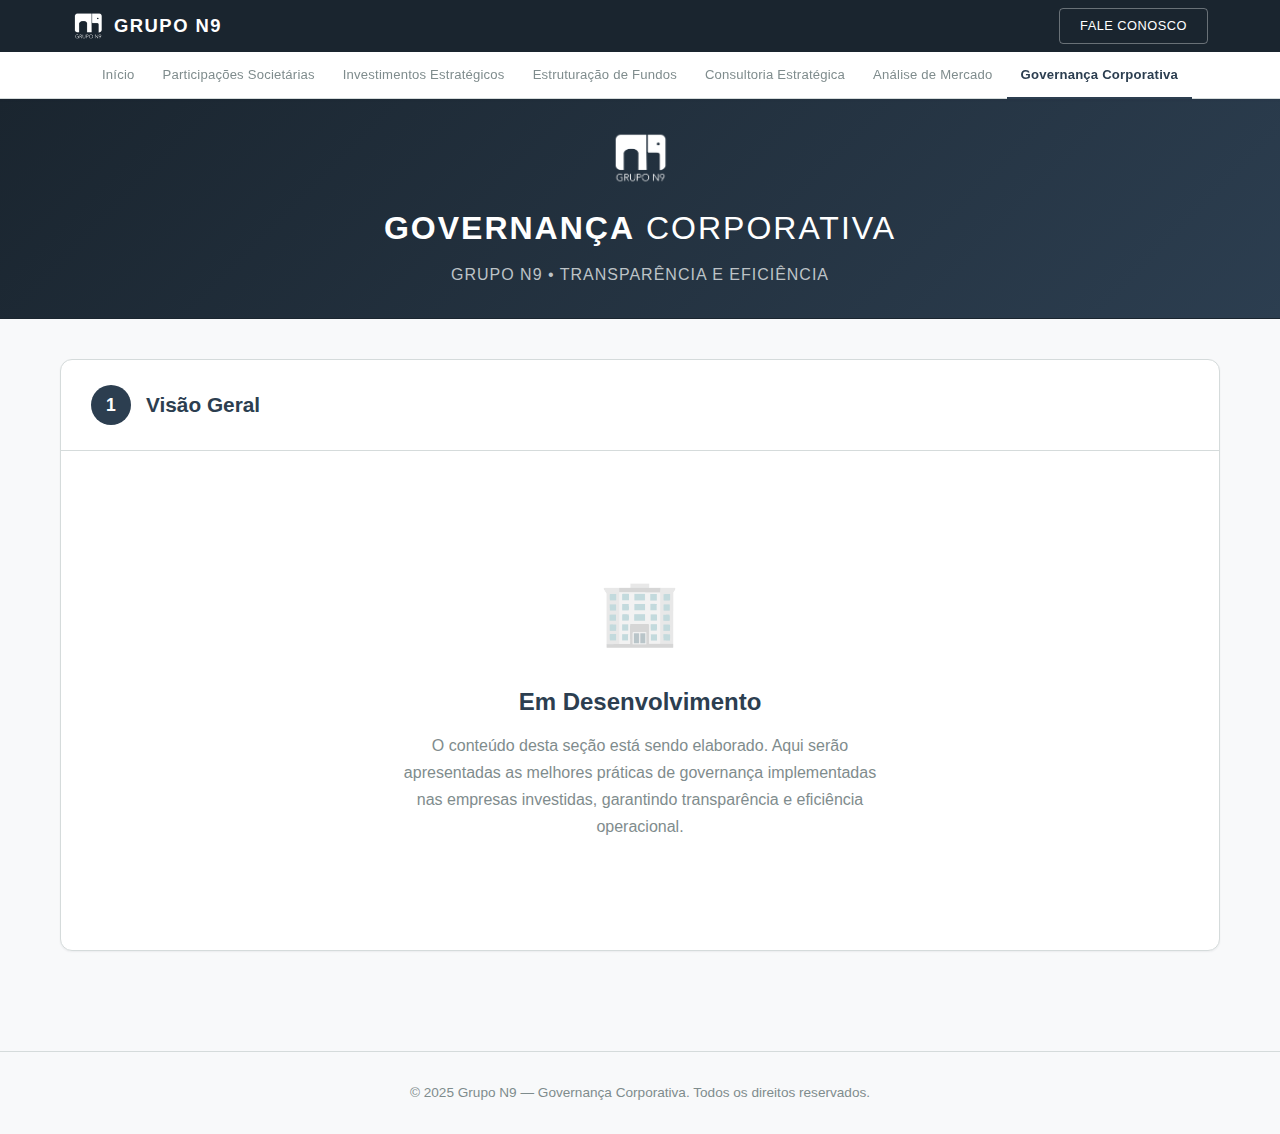
<file: governanca-corporativa.html>
<!DOCTYPE html>
<html lang="pt-BR">
<head>
    <meta charset="UTF-8">
    <meta name="viewport" content="width=device-width, initial-scale=1.0">
    <title>Grupo N9 - Governança Corporativa</title>
    <link rel="stylesheet" href="asset/n9-brand.css">
    <link rel="stylesheet" href="asset/n9-header.css">
    <style>
        * { margin: 0; padding: 0; box-sizing: border-box; }

        body {
            font-family: var(--n9-font-primary);
            background-color: var(--n9-bg-light);
            color: var(--n9-accent);
            line-height: 1.6;
            -webkit-font-smoothing: antialiased;
        }

        .page-banner {
            background: linear-gradient(135deg, var(--n9-primary-dark) 0%, var(--n9-primary) 100%);
            border-bottom: 1px solid var(--n9-primary-dark);
            padding: 30px 0;
            text-align: center;
        }
        .page-banner .logo-area {
            display: flex;
            align-items: center;
            justify-content: center;
            gap: 20px;
            margin-bottom: 15px;
        }
        .page-banner .logo-area img { height: 60px; }
        .page-banner h1 {
            font-size: 2rem;
            font-weight: 300;
            color: var(--n9-white);
            letter-spacing: 2px;
        }
        .page-banner h1 strong { font-weight: 700; }
        .page-banner p.subtitle {
            color: var(--n9-gray-light-med);
            font-size: 1rem;
            margin-top: 8px;
            letter-spacing: 1px;
        }

        main {
            max-width: 1200px;
            margin: 0 auto;
            padding: 40px 20px;
        }

        section {
            margin-bottom: 60px;
            background: var(--n9-white);
            border-radius: var(--n9-radius-lg);
            border: 1px solid var(--n9-gray-lighter);
            overflow: hidden;
            box-shadow: var(--n9-shadow-sm);
        }
        section .section-header {
            padding: 25px 30px;
            border-bottom: 1px solid var(--n9-gray-lighter);
            display: flex;
            align-items: center;
            gap: 15px;
        }
        section .section-number {
            display: inline-flex;
            align-items: center;
            justify-content: center;
            width: 40px;
            height: 40px;
            background: var(--n9-primary);
            color: var(--n9-white);
            border-radius: 50%;
            font-weight: 700;
            font-size: 1.1rem;
            flex-shrink: 0;
        }
        section h2 {
            font-size: 1.3rem;
            font-weight: 600;
            color: var(--n9-primary);
        }
        section .section-body { padding: 30px; }

        .placeholder {
            text-align: center;
            padding: 80px 30px;
            color: var(--n9-text-light);
        }
        .placeholder .icon {
            font-size: 4rem;
            margin-bottom: 20px;
            opacity: 0.4;
        }
        .placeholder h3 {
            font-size: 1.5rem;
            color: var(--n9-primary);
            margin-bottom: 10px;
            font-weight: 600;
        }
        .placeholder p {
            font-size: 1rem;
            max-width: 500px;
            margin: 0 auto;
            line-height: 1.7;
        }

        footer {
            text-align: center;
            padding: 30px;
            color: var(--n9-text-light);
            font-size: 0.85rem;
            border-top: 1px solid var(--n9-gray-lighter);
        }
    </style>
</head>
<body>

    <!-- ═══ HEADER CORPORATIVO N9 ═══ -->
    <div class="n9-topbar">
        <div class="n9-topbar__inner">
            <a href="index.html" class="n9-topbar__brand">
                <img src="Logo_n9_branco.png" alt="N9" class="n9-topbar__logo">
                <span>GRUPO N9</span>
            </a>
            <a href="index.html#contato" class="n9-topbar__cta">Fale Conosco</a>
            <button class="n9-topbar__hamburger" aria-label="Menu">
                <span></span><span></span><span></span>
            </button>
        </div>
    </div>

    <nav class="n9-navbar">
        <div class="n9-navbar__inner">
            <ul class="n9-navbar__links">
                <li><a href="index.html">Início</a></li>
                <li><a href="participacoes-societarias.html">Participações Societárias</a></li>
                <li><a href="investimentos-estrategicos.html">Investimentos Estratégicos</a></li>
                <li><a href="fluxo-estruturacao-fundos.html">Estruturação de Fundos</a></li>
                <li><a href="consultoria-estrategica.html">Consultoria Estratégica</a></li>
                <li><a href="analise-de-mercado.html">Análise de Mercado</a></li>
                <li><a href="governanca-corporativa.html" class="active">Governança Corporativa</a></li>
            </ul>
        </div>
    </nav>

    <div class="n9-mobile-menu">
        <ul class="n9-mobile-menu__links">
            <li><a href="index.html">Início</a></li>
            <li><a href="participacoes-societarias.html">Participações Societárias</a></li>
            <li><a href="investimentos-estrategicos.html">Investimentos Estratégicos</a></li>
            <li><a href="fluxo-estruturacao-fundos.html">Estruturação de Fundos</a></li>
            <li><a href="consultoria-estrategica.html">Consultoria Estratégica</a></li>
            <li><a href="analise-de-mercado.html">Análise de Mercado</a></li>
            <li><a href="governanca-corporativa.html" class="active">Governança Corporativa</a></li>
        </ul>
        <div class="n9-mobile-menu__cta">
            <a href="index.html#contato">Fale Conosco</a>
        </div>
    </div>

    <div class="n9-header-spacer"></div>
    <!-- ═══ /HEADER ═══ -->

    <div class="page-banner">
        <div class="logo-area">
            <img src="Logo_n9_branco.png" alt="Logo N9">
        </div>
        <h1><strong>GOVERNANÇA</strong> CORPORATIVA</h1>
        <p class="subtitle">GRUPO N9 &bull; TRANSPARÊNCIA E EFICIÊNCIA</p>
    </div>

    <main>
        <section>
            <div class="section-header">
                <span class="section-number">1</span>
                <h2>Visão Geral</h2>
            </div>
            <div class="section-body">
                <div class="placeholder">
                    <div class="icon">🏢</div>
                    <h3>Em Desenvolvimento</h3>
                    <p>O conteúdo desta seção está sendo elaborado. Aqui serão apresentadas as melhores práticas de governança implementadas nas empresas investidas, garantindo transparência e eficiência operacional.</p>
                </div>
            </div>
        </section>
    </main>

    <footer>
        <p>&copy; 2025 Grupo N9 &mdash; Governança Corporativa. Todos os direitos reservados.</p>
    </footer>

    <script src="asset/n9-header.js"></script>
</body>
</html>
</file>
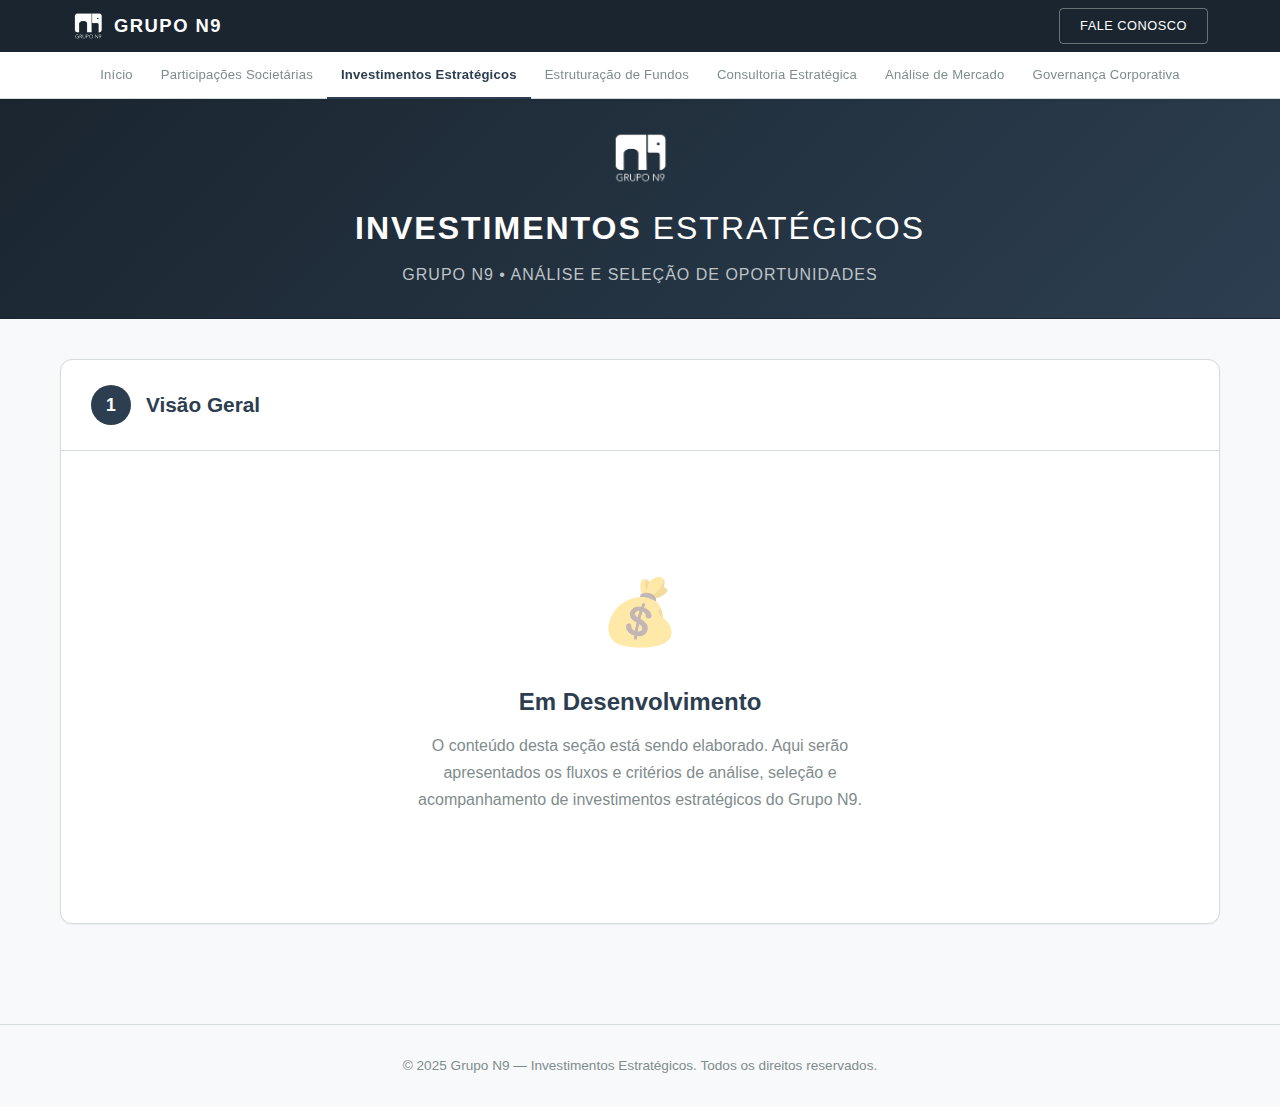
<file: investimentos-estrategicos.html>
<!DOCTYPE html>
<html lang="pt-BR">
<head>
    <meta charset="UTF-8">
    <meta name="viewport" content="width=device-width, initial-scale=1.0">
    <title>Grupo N9 - Investimentos Estratégicos</title>
    <link rel="stylesheet" href="asset/n9-brand.css">
    <link rel="stylesheet" href="asset/n9-header.css">
    <style>
        * { margin: 0; padding: 0; box-sizing: border-box; }

        body {
            font-family: var(--n9-font-primary);
            background-color: var(--n9-bg-light);
            color: var(--n9-accent);
            line-height: 1.6;
            -webkit-font-smoothing: antialiased;
        }

        .page-banner {
            background: linear-gradient(135deg, var(--n9-primary-dark) 0%, var(--n9-primary) 100%);
            border-bottom: 1px solid var(--n9-primary-dark);
            padding: 30px 0;
            text-align: center;
        }
        .page-banner .logo-area {
            display: flex;
            align-items: center;
            justify-content: center;
            gap: 20px;
            margin-bottom: 15px;
        }
        .page-banner .logo-area img { height: 60px; }
        .page-banner h1 {
            font-size: 2rem;
            font-weight: 300;
            color: var(--n9-white);
            letter-spacing: 2px;
        }
        .page-banner h1 strong { font-weight: 700; }
        .page-banner p.subtitle {
            color: var(--n9-gray-light-med);
            font-size: 1rem;
            margin-top: 8px;
            letter-spacing: 1px;
        }

        main {
            max-width: 1200px;
            margin: 0 auto;
            padding: 40px 20px;
        }

        section {
            margin-bottom: 60px;
            background: var(--n9-white);
            border-radius: var(--n9-radius-lg);
            border: 1px solid var(--n9-gray-lighter);
            overflow: hidden;
            box-shadow: var(--n9-shadow-sm);
        }
        section .section-header {
            padding: 25px 30px;
            border-bottom: 1px solid var(--n9-gray-lighter);
            display: flex;
            align-items: center;
            gap: 15px;
        }
        section .section-number {
            display: inline-flex;
            align-items: center;
            justify-content: center;
            width: 40px;
            height: 40px;
            background: var(--n9-primary);
            color: var(--n9-white);
            border-radius: 50%;
            font-weight: 700;
            font-size: 1.1rem;
            flex-shrink: 0;
        }
        section h2 {
            font-size: 1.3rem;
            font-weight: 600;
            color: var(--n9-primary);
        }
        section .section-body { padding: 30px; }

        .placeholder {
            text-align: center;
            padding: 80px 30px;
            color: var(--n9-text-light);
        }
        .placeholder .icon {
            font-size: 4rem;
            margin-bottom: 20px;
            opacity: 0.4;
        }
        .placeholder h3 {
            font-size: 1.5rem;
            color: var(--n9-primary);
            margin-bottom: 10px;
            font-weight: 600;
        }
        .placeholder p {
            font-size: 1rem;
            max-width: 500px;
            margin: 0 auto;
            line-height: 1.7;
        }

        footer {
            text-align: center;
            padding: 30px;
            color: var(--n9-text-light);
            font-size: 0.85rem;
            border-top: 1px solid var(--n9-gray-lighter);
        }
    </style>
</head>
<body>

    <!-- ═══ HEADER CORPORATIVO N9 ═══ -->
    <div class="n9-topbar">
        <div class="n9-topbar__inner">
            <a href="index.html" class="n9-topbar__brand">
                <img src="Logo_n9_branco.png" alt="N9" class="n9-topbar__logo">
                <span>GRUPO N9</span>
            </a>
            <a href="index.html#contato" class="n9-topbar__cta">Fale Conosco</a>
            <button class="n9-topbar__hamburger" aria-label="Menu">
                <span></span><span></span><span></span>
            </button>
        </div>
    </div>

    <nav class="n9-navbar">
        <div class="n9-navbar__inner">
            <ul class="n9-navbar__links">
                <li><a href="index.html">Início</a></li>
                <li><a href="participacoes-societarias.html">Participações Societárias</a></li>
                <li><a href="investimentos-estrategicos.html" class="active">Investimentos Estratégicos</a></li>
                <li><a href="fluxo-estruturacao-fundos.html">Estruturação de Fundos</a></li>
                <li><a href="consultoria-estrategica.html">Consultoria Estratégica</a></li>
                <li><a href="analise-de-mercado.html">Análise de Mercado</a></li>
                <li><a href="governanca-corporativa.html">Governança Corporativa</a></li>
            </ul>
        </div>
    </nav>

    <div class="n9-mobile-menu">
        <ul class="n9-mobile-menu__links">
            <li><a href="index.html">Início</a></li>
            <li><a href="participacoes-societarias.html">Participações Societárias</a></li>
            <li><a href="investimentos-estrategicos.html" class="active">Investimentos Estratégicos</a></li>
            <li><a href="fluxo-estruturacao-fundos.html">Estruturação de Fundos</a></li>
            <li><a href="consultoria-estrategica.html">Consultoria Estratégica</a></li>
            <li><a href="analise-de-mercado.html">Análise de Mercado</a></li>
            <li><a href="governanca-corporativa.html">Governança Corporativa</a></li>
        </ul>
        <div class="n9-mobile-menu__cta">
            <a href="index.html#contato">Fale Conosco</a>
        </div>
    </div>

    <div class="n9-header-spacer"></div>
    <!-- ═══ /HEADER ═══ -->

    <div class="page-banner">
        <div class="logo-area">
            <img src="Logo_n9_branco.png" alt="Logo N9">
        </div>
        <h1><strong>INVESTIMENTOS</strong> ESTRATÉGICOS</h1>
        <p class="subtitle">GRUPO N9 &bull; ANÁLISE E SELEÇÃO DE OPORTUNIDADES</p>
    </div>

    <main>
        <section>
            <div class="section-header">
                <span class="section-number">1</span>
                <h2>Visão Geral</h2>
            </div>
            <div class="section-body">
                <div class="placeholder">
                    <div class="icon">💰</div>
                    <h3>Em Desenvolvimento</h3>
                    <p>O conteúdo desta seção está sendo elaborado. Aqui serão apresentados os fluxos e critérios de análise, seleção e acompanhamento de investimentos estratégicos do Grupo N9.</p>
                </div>
            </div>
        </section>
    </main>

    <footer>
        <p>&copy; 2025 Grupo N9 &mdash; Investimentos Estratégicos. Todos os direitos reservados.</p>
    </footer>

    <script src="asset/n9-header.js"></script>
</body>
</html>
</file>
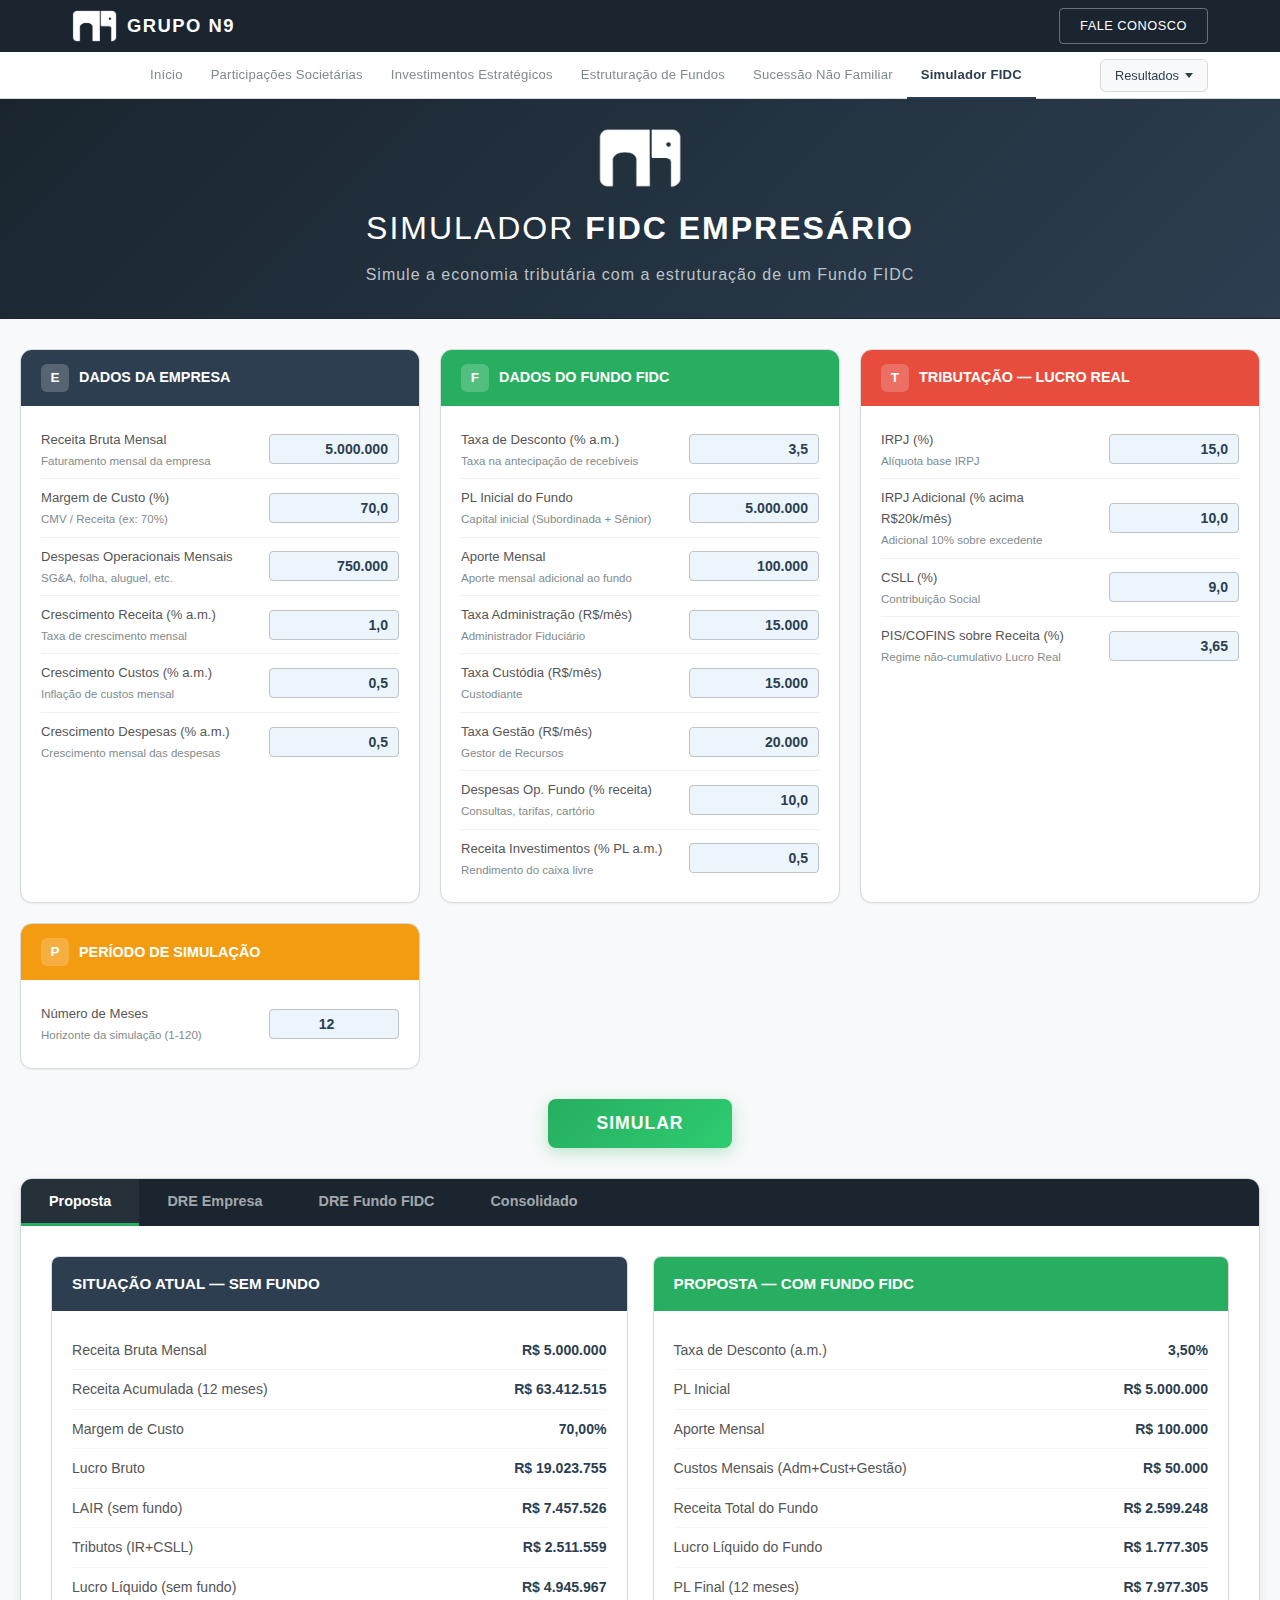
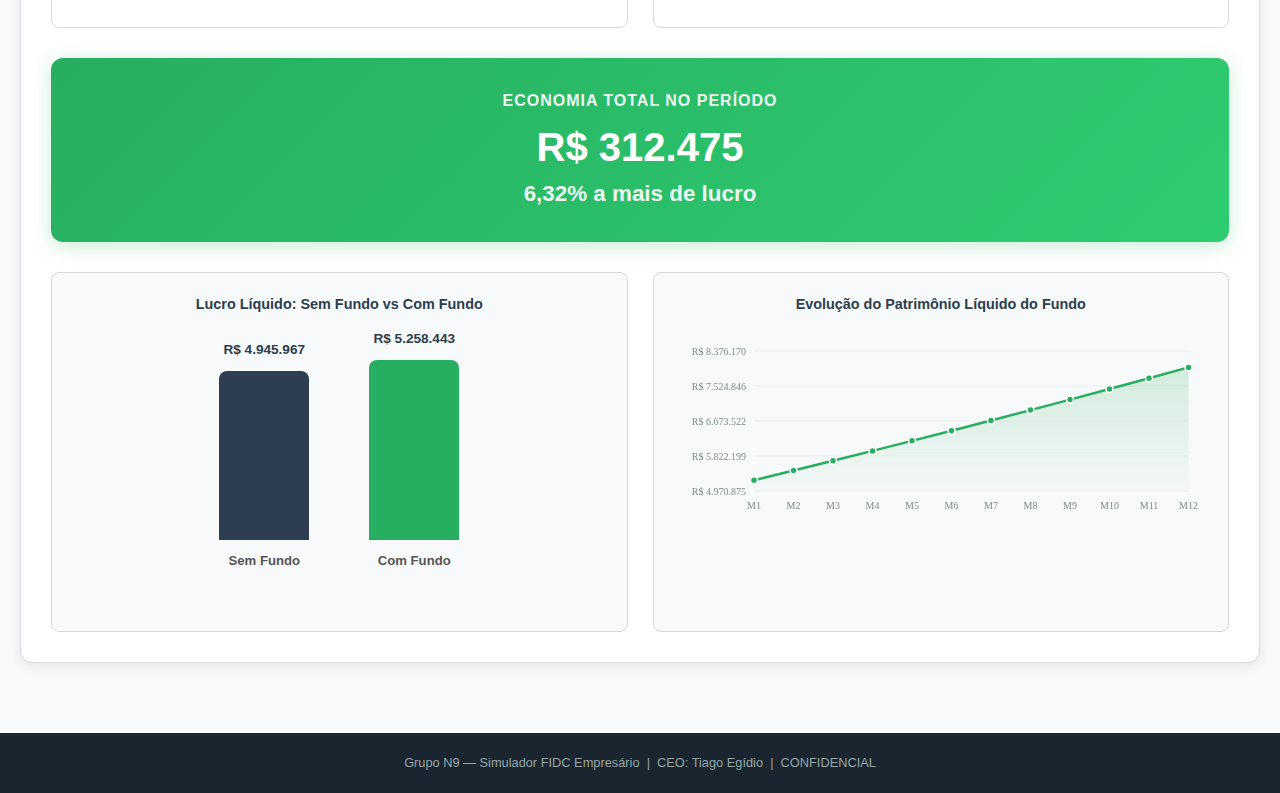
<file: simulador-fundo.html>
<!DOCTYPE html>
<html lang="pt-BR">
<head>
    <meta charset="UTF-8">
    <meta name="viewport" content="width=device-width, initial-scale=1.0">
    <title>Grupo N9 - Simulador FIDC Empresário</title>
    <link rel="stylesheet" href="assets/css/n9-brand.css">
    <link rel="stylesheet" href="assets/css/n9-header.css">
    <style>
        * { margin: 0; padding: 0; box-sizing: border-box; }

        body {
            font-family: var(--n9-font-primary);
            background-color: var(--n9-bg-light);
            color: var(--n9-accent);
            line-height: 1.6;
            -webkit-font-smoothing: antialiased;
        }

        /* PAGE BANNER */
        .page-banner {
            background: linear-gradient(135deg, var(--n9-primary-dark) 0%, var(--n9-primary) 100%);
            border-bottom: 1px solid var(--n9-primary-dark);
            padding: 30px 0;
            text-align: center;
        }
        .page-banner .logo-area {
            display: flex;
            align-items: center;
            justify-content: center;
            gap: 20px;
            margin-bottom: 15px;
        }
        .page-banner .logo-area img { height: 60px; }
        .page-banner h1 {
            font-size: 2rem;
            font-weight: 300;
            color: var(--n9-white);
            letter-spacing: 2px;
        }
        .page-banner h1 strong { font-weight: 700; }
        .page-banner p.subtitle {
            color: var(--n9-gray-light-med);
            font-size: 1rem;
            margin-top: 8px;
            letter-spacing: 1px;
        }

        /* MAIN */
        main {
            max-width: 1300px;
            margin: 0 auto;
            padding: 30px 20px;
        }

        /* INPUT FORM */
        .sim-form {
            display: grid;
            grid-template-columns: repeat(auto-fit, minmax(300px, 1fr));
            gap: 20px;
            margin-bottom: 30px;
        }
        .form-group {
            background: var(--n9-white);
            border: 1px solid var(--n9-gray-lighter);
            border-radius: var(--n9-radius-lg);
            overflow: hidden;
            box-shadow: var(--n9-shadow-sm);
        }
        .form-group-header {
            padding: 14px 20px;
            font-weight: 700;
            font-size: 0.9rem;
            color: var(--n9-white);
            display: flex;
            align-items: center;
            gap: 10px;
        }
        .form-group-header .icon {
            width: 28px;
            height: 28px;
            border-radius: 6px;
            background: rgba(255,255,255,0.2);
            display: flex;
            align-items: center;
            justify-content: center;
            font-size: 0.85rem;
        }
        .fg-empresa .form-group-header { background: var(--n9-primary); }
        .fg-fundo .form-group-header { background: #27AE60; }
        .fg-tributos .form-group-header { background: #E74C3C; }
        .fg-periodo .form-group-header { background: #F39C12; }

        .form-group-body { padding: 15px 20px; }

        .field {
            display: flex;
            justify-content: space-between;
            align-items: center;
            padding: 8px 0;
            border-bottom: 1px solid #f0f0f0;
            gap: 12px;
        }
        .field:last-child { border-bottom: none; }

        .field label {
            font-size: 0.82rem;
            color: var(--n9-secondary);
            flex: 1;
            cursor: help;
        }
        .field label .hint {
            display: block;
            font-size: 0.72rem;
            color: var(--n9-text-light);
            margin-top: 2px;
        }

        .field input {
            width: 130px;
            text-align: right;
            padding: 6px 10px;
            border: 1px solid var(--n9-gray-light-med);
            border-radius: var(--n9-radius-sm);
            font-family: var(--n9-font-primary);
            font-size: 0.88rem;
            font-weight: 600;
            color: var(--n9-primary);
            background: #EBF5FB;
            transition: border-color 0.2s, box-shadow 0.2s;
        }
        .field input:focus {
            outline: none;
            border-color: var(--n9-primary);
            box-shadow: 0 0 0 3px rgba(44,62,80,0.12);
        }

        /* SIMULATE BUTTON */
        .sim-actions {
            text-align: center;
            margin-bottom: 30px;
        }
        .btn-simular {
            background: linear-gradient(135deg, #27AE60 0%, #2ECC71 100%);
            color: #fff;
            border: none;
            padding: 14px 48px;
            font-size: 1.1rem;
            font-weight: 700;
            border-radius: var(--n9-radius-md);
            cursor: pointer;
            letter-spacing: 1px;
            box-shadow: 0 4px 15px rgba(39,174,96,0.3);
            transition: all 0.2s;
        }
        .btn-simular:hover {
            transform: translateY(-2px);
            box-shadow: 0 6px 20px rgba(39,174,96,0.4);
        }
        .btn-simular:active { transform: translateY(0); }

        /* TABS */
        .tabs-container {
            background: var(--n9-white);
            border: 1px solid var(--n9-gray-lighter);
            border-radius: var(--n9-radius-lg);
            overflow: hidden;
            box-shadow: var(--n9-shadow-md);
        }
        .tab-bar {
            display: flex;
            background: var(--n9-primary-dark);
            overflow-x: auto;
        }
        .tab-btn {
            padding: 14px 28px;
            font-size: 0.9rem;
            font-weight: 600;
            color: rgba(255,255,255,0.6);
            background: transparent;
            border: none;
            cursor: pointer;
            white-space: nowrap;
            border-bottom: 3px solid transparent;
            transition: all 0.2s;
            font-family: var(--n9-font-primary);
        }
        .tab-btn:hover { color: rgba(255,255,255,0.85); }
        .tab-btn.active {
            color: #fff;
            border-bottom-color: #27AE60;
            background: rgba(255,255,255,0.05);
        }
        .tab-content { display: none; padding: 30px; }
        .tab-content.active { display: block; }

        /* PROPOSTA TAB */
        .proposta-grid {
            display: grid;
            grid-template-columns: 1fr 1fr;
            gap: 25px;
            margin-bottom: 30px;
        }
        .proposta-card {
            border-radius: var(--n9-radius-md);
            border: 1px solid var(--n9-gray-lighter);
            overflow: hidden;
        }
        .proposta-card-header {
            padding: 15px 20px;
            font-weight: 700;
            font-size: 0.95rem;
            color: #fff;
        }
        .proposta-card.sem-fundo .proposta-card-header { background: var(--n9-primary); }
        .proposta-card.com-fundo .proposta-card-header { background: #27AE60; }
        .proposta-card-body { padding: 20px; }
        .proposta-item {
            display: flex;
            justify-content: space-between;
            padding: 8px 0;
            border-bottom: 1px solid #f5f5f5;
            font-size: 0.88rem;
        }
        .proposta-item:last-child { border-bottom: none; }
        .proposta-item .label { color: var(--n9-secondary); }
        .proposta-item .value { font-weight: 700; color: var(--n9-primary); }

        .economia-destaque {
            background: linear-gradient(135deg, #27AE60 0%, #2ECC71 100%);
            border-radius: var(--n9-radius-lg);
            padding: 30px;
            text-align: center;
            color: #fff;
            box-shadow: 0 4px 20px rgba(39,174,96,0.25);
        }
        .economia-destaque .titulo {
            font-size: 1rem;
            font-weight: 600;
            opacity: 0.9;
            margin-bottom: 10px;
            letter-spacing: 1px;
        }
        .economia-destaque .valor-principal {
            font-size: 2.5rem;
            font-weight: 800;
            line-height: 1.2;
        }
        .economia-destaque .valor-pct {
            font-size: 1.4rem;
            font-weight: 700;
            opacity: 0.9;
            margin-top: 5px;
        }

        /* CHARTS */
        .charts-row {
            display: grid;
            grid-template-columns: 1fr 1fr;
            gap: 25px;
            margin-top: 30px;
        }
        .chart-box {
            background: var(--n9-bg-light);
            border: 1px solid var(--n9-gray-lighter);
            border-radius: var(--n9-radius-md);
            padding: 20px;
        }
        .chart-box h4 {
            font-size: 0.9rem;
            color: var(--n9-primary);
            margin-bottom: 15px;
            text-align: center;
        }

        /* Bar chart */
        .bar-chart {
            display: flex;
            align-items: flex-end;
            justify-content: center;
            gap: 60px;
            height: 280px;
            padding: 20px 20px 40px;
            position: relative;
        }
        .bar-item {
            display: flex;
            flex-direction: column;
            align-items: center;
            gap: 10px;
        }
        .bar-fill {
            width: 90px;
            border-radius: 8px 8px 0 0;
            transition: height 0.6s ease;
            min-height: 4px;
        }
        .bar-fill.sem { background: var(--n9-primary); }
        .bar-fill.com { background: #27AE60; }
        .bar-label {
            font-size: 0.82rem;
            color: var(--n9-secondary);
            font-weight: 600;
            text-align: center;
        }
        .bar-value {
            font-size: 0.85rem;
            font-weight: 700;
            color: var(--n9-primary);
            white-space: nowrap;
        }

        /* Line chart (canvas) */
        .line-chart-canvas {
            width: 100%;
            height: 200px;
        }

        /* TABLES */
        .table-wrapper {
            overflow-x: auto;
            -webkit-overflow-scrolling: touch;
        }
        .dre-table {
            width: 100%;
            border-collapse: collapse;
            font-size: 0.82rem;
            white-space: nowrap;
        }
        .dre-table th {
            background: var(--n9-primary-dark);
            color: #fff;
            padding: 10px 12px;
            text-align: center;
            font-weight: 600;
            position: sticky;
            top: 0;
        }
        .dre-table th:first-child {
            text-align: left;
            min-width: 240px;
            position: sticky;
            left: 0;
            z-index: 2;
            background: var(--n9-primary-dark);
        }
        .dre-table th.acum {
            background: #27AE60;
        }
        .dre-table td {
            padding: 8px 12px;
            text-align: right;
            border-bottom: 1px solid #f0f0f0;
        }
        .dre-table td:first-child {
            text-align: left;
            font-weight: 500;
            color: var(--n9-secondary);
            position: sticky;
            left: 0;
            background: inherit;
            z-index: 1;
        }
        .dre-table tr:nth-child(even) { background: var(--n9-bg-light); }
        .dre-table tr.row-highlight { background: #D4E6F1 !important; }
        .dre-table tr.row-highlight td:first-child { font-weight: 700; color: var(--n9-primary); background: #D4E6F1; }
        .dre-table tr.row-green { background: #D5F5E3 !important; }
        .dre-table tr.row-green td:first-child { font-weight: 700; color: #27AE60; background: #D5F5E3; }
        .dre-table tr.row-red { background: #FADBD8 !important; }
        .dre-table tr.row-red td:first-child { color: #E74C3C; background: #FADBD8; }
        .dre-table tr.row-orange { background: #FDEBD0 !important; }
        .dre-table tr.row-orange td:first-child { color: #F39C12; background: #FDEBD0; }
        .dre-table tr.row-spacer td { border-bottom: none; padding: 4px; }

        /* CONSOLIDADO TABLE */
        .consol-table {
            width: 100%;
            border-collapse: collapse;
            font-size: 0.88rem;
        }
        .consol-table th {
            background: var(--n9-primary-dark);
            color: #fff;
            padding: 12px 16px;
            text-align: center;
            font-weight: 600;
        }
        .consol-table th:first-child { text-align: left; }
        .consol-table td {
            padding: 10px 16px;
            text-align: right;
            border-bottom: 1px solid #f0f0f0;
        }
        .consol-table td:first-child {
            text-align: left;
            font-weight: 500;
            color: var(--n9-secondary);
        }
        .consol-table tr:nth-child(even) { background: var(--n9-bg-light); }
        .consol-table tr.row-highlight { background: #D4E6F1 !important; }
        .consol-table tr.row-highlight td { font-weight: 700; color: var(--n9-primary); }
        .consol-table tr.row-green { background: #D5F5E3 !important; }
        .consol-table tr.row-green td { font-weight: 700; color: #1a8c47; }
        .consol-table tr.row-red td { color: #E74C3C; }
        .consol-table tr.row-spacer td { border: none; padding: 4px; }
        .consol-table .positive { color: #27AE60; font-weight: 700; }
        .consol-table .negative { color: #E74C3C; font-weight: 700; }

        /* FOOTER */
        footer {
            background: var(--n9-primary-dark);
            color: var(--n9-gray-neutral);
            text-align: center;
            padding: 20px;
            font-size: 0.8rem;
            margin-top: 40px;
        }

        /* RESPONSIVE */
        @media (max-width: 768px) {
            .sim-form { grid-template-columns: 1fr; }
            .proposta-grid { grid-template-columns: 1fr; }
            .charts-row { grid-template-columns: 1fr; }
            .field { flex-direction: column; align-items: flex-start; gap: 6px; }
            .field input { width: 100%; }
            .economia-destaque .valor-principal { font-size: 1.8rem; }
            .tab-btn { padding: 12px 18px; font-size: 0.82rem; }
        }
    </style>
</head>
<body>

<!-- ═══ HEADER CORPORATIVO N9 ═══ -->
<div class="n9-topbar">
    <div class="n9-topbar__inner">
        <a href="index.html" class="n9-topbar__brand">
            <img src="assets/img/Logo_n9_branco.png" alt="N9" class="n9-topbar__logo">
            <span>GRUPO N9</span>
        </a>
        <a href="index.html#contato" class="n9-topbar__cta">Fale Conosco</a>
        <button class="n9-topbar__hamburger" aria-label="Menu">
            <span></span><span></span><span></span>
        </button>
    </div>
</div>

<nav class="n9-navbar">
    <div class="n9-navbar__inner">
        <ul class="n9-navbar__links">
            <li><a href="index.html">Início</a></li>
            <li><a href="participacoes-societarias.html">Participações Societárias</a></li>
            <li><a href="investimentos-estrategicos.html">Investimentos Estratégicos</a></li>
            <li><a href="fluxo-estruturacao-fundos.html">Estruturação de Fundos</a></li>
            <li><a href="sucessao-nao-familiar.html">Sucessão Não Familiar</a></li>
            <li><a href="simulador-fundo.html" class="active">Simulador FIDC</a></li>
        </ul>
        <div class="n9-navbar__sections">
            <button class="n9-navbar__sections-trigger">Resultados</button>
            <div class="n9-navbar__sections-menu">
                <a href="#tab-proposta" onclick="switchTab('proposta')"><span class="section-num">1</span> Proposta</a>
                <a href="#tab-empresa" onclick="switchTab('empresa')"><span class="section-num">2</span> DRE Empresa</a>
                <a href="#tab-fundo" onclick="switchTab('fundo')"><span class="section-num">3</span> DRE Fundo</a>
                <a href="#tab-consolidado" onclick="switchTab('consolidado')"><span class="section-num">4</span> Consolidado</a>
            </div>
        </div>
    </div>
</nav>

<div class="n9-mobile-menu">
    <ul class="n9-mobile-menu__links">
        <li><a href="index.html">Início</a></li>
        <li><a href="simulador-fundo.html" class="active">Simulador FIDC</a></li>
    </ul>
    <ul class="n9-mobile-menu__sections">
        <li><a href="#" onclick="switchTab('proposta')"><span class="section-num">1</span> Proposta</a></li>
        <li><a href="#" onclick="switchTab('empresa')"><span class="section-num">2</span> DRE Empresa</a></li>
        <li><a href="#" onclick="switchTab('fundo')"><span class="section-num">3</span> DRE Fundo</a></li>
        <li><a href="#" onclick="switchTab('consolidado')"><span class="section-num">4</span> Consolidado</a></li>
    </ul>
    <ul class="n9-mobile-menu__links">
        <li><a href="participacoes-societarias.html">Participações Societárias</a></li>
        <li><a href="investimentos-estrategicos.html">Investimentos Estratégicos</a></li>
        <li><a href="fluxo-estruturacao-fundos.html">Estruturação de Fundos</a></li>
        <li><a href="sucessao-nao-familiar.html">Sucessão Não Familiar</a></li>
    </ul>
    <div class="n9-mobile-menu__cta">
        <a href="index.html#contato">Fale Conosco</a>
    </div>
</div>

<div class="n9-header-spacer"></div>
<!-- ═══ /HEADER ═══ -->

<!-- PAGE BANNER -->
<div class="page-banner">
    <div class="logo-area">
        <img src="assets/img/Logo_n9_branco.png" alt="Grupo N9" onerror="this.style.display='none'">
    </div>
    <h1>SIMULADOR <strong>FIDC EMPRESÁRIO</strong></h1>
    <p class="subtitle">Simule a economia tributária com a estruturação de um Fundo FIDC</p>
</div>

<main>

<!-- ═══ INPUTS ═══ -->
<div class="sim-form">

    <!-- DADOS DA EMPRESA -->
    <div class="form-group fg-empresa">
        <div class="form-group-header">
            <div class="icon">E</div>
            DADOS DA EMPRESA
        </div>
        <div class="form-group-body">
            <div class="field">
                <label>Receita Bruta Mensal<span class="hint">Faturamento mensal da empresa</span></label>
                <input type="text" id="receita" value="5.000.000" data-type="brl">
            </div>
            <div class="field">
                <label>Margem de Custo (%)<span class="hint">CMV / Receita (ex: 70%)</span></label>
                <input type="text" id="margem_custo" value="70,0" data-type="pct">
            </div>
            <div class="field">
                <label>Despesas Operacionais Mensais<span class="hint">SG&A, folha, aluguel, etc.</span></label>
                <input type="text" id="despesas_op" value="750.000" data-type="brl">
            </div>
            <div class="field">
                <label>Crescimento Receita (% a.m.)<span class="hint">Taxa de crescimento mensal</span></label>
                <input type="text" id="cresc_receita" value="1,0" data-type="pct">
            </div>
            <div class="field">
                <label>Crescimento Custos (% a.m.)<span class="hint">Inflação de custos mensal</span></label>
                <input type="text" id="cresc_custos" value="0,5" data-type="pct">
            </div>
            <div class="field">
                <label>Crescimento Despesas (% a.m.)<span class="hint">Crescimento mensal das despesas</span></label>
                <input type="text" id="cresc_despesas" value="0,5" data-type="pct">
            </div>
        </div>
    </div>

    <!-- DADOS DO FUNDO -->
    <div class="form-group fg-fundo">
        <div class="form-group-header">
            <div class="icon">F</div>
            DADOS DO FUNDO FIDC
        </div>
        <div class="form-group-body">
            <div class="field">
                <label>Taxa de Desconto (% a.m.)<span class="hint">Taxa na antecipação de recebíveis</span></label>
                <input type="text" id="taxa_desconto" value="3,5" data-type="pct">
            </div>
            <div class="field">
                <label>PL Inicial do Fundo<span class="hint">Capital inicial (Subordinada + Sênior)</span></label>
                <input type="text" id="pl_inicial" value="5.000.000" data-type="brl">
            </div>
            <div class="field">
                <label>Aporte Mensal<span class="hint">Aporte mensal adicional ao fundo</span></label>
                <input type="text" id="aporte_mensal" value="100.000" data-type="brl">
            </div>
            <div class="field">
                <label>Taxa Administração (R$/mês)<span class="hint">Administrador Fiduciário</span></label>
                <input type="text" id="tx_admin" value="15.000" data-type="brl">
            </div>
            <div class="field">
                <label>Taxa Custódia (R$/mês)<span class="hint">Custodiante</span></label>
                <input type="text" id="tx_custodia" value="15.000" data-type="brl">
            </div>
            <div class="field">
                <label>Taxa Gestão (R$/mês)<span class="hint">Gestor de Recursos</span></label>
                <input type="text" id="tx_gestao" value="20.000" data-type="brl">
            </div>
            <div class="field">
                <label>Despesas Op. Fundo (% receita)<span class="hint">Consultas, tarifas, cartório</span></label>
                <input type="text" id="desp_op_pct" value="10,0" data-type="pct">
            </div>
            <div class="field">
                <label>Receita Investimentos (% PL a.m.)<span class="hint">Rendimento do caixa livre</span></label>
                <input type="text" id="receita_inv" value="0,5" data-type="pct">
            </div>
        </div>
    </div>

    <!-- TRIBUTAÇÃO -->
    <div class="form-group fg-tributos">
        <div class="form-group-header">
            <div class="icon">T</div>
            TRIBUTAÇÃO — LUCRO REAL
        </div>
        <div class="form-group-body">
            <div class="field">
                <label>IRPJ (%)<span class="hint">Alíquota base IRPJ</span></label>
                <input type="text" id="irpj" value="15,0" data-type="pct">
            </div>
            <div class="field">
                <label>IRPJ Adicional (% acima R$20k/mês)<span class="hint">Adicional 10% sobre excedente</span></label>
                <input type="text" id="irpj_adic" value="10,0" data-type="pct">
            </div>
            <div class="field">
                <label>CSLL (%)<span class="hint">Contribuição Social</span></label>
                <input type="text" id="csll" value="9,0" data-type="pct">
            </div>
            <div class="field">
                <label>PIS/COFINS sobre Receita (%)<span class="hint">Regime não-cumulativo Lucro Real</span></label>
                <input type="text" id="pis_cofins" value="3,65" data-type="pct">
            </div>
        </div>
    </div>

    <!-- PERÍODO -->
    <div class="form-group fg-periodo">
        <div class="form-group-header">
            <div class="icon">P</div>
            PERÍODO DE SIMULAÇÃO
        </div>
        <div class="form-group-body">
            <div class="field">
                <label>Número de Meses<span class="hint">Horizonte da simulação (1-120)</span></label>
                <input type="number" id="meses" value="12" min="1" max="120" style="text-align:center;">
            </div>
        </div>
    </div>

</div>

<!-- BOTÃO SIMULAR -->
<div class="sim-actions">
    <button class="btn-simular" onclick="simular()">SIMULAR</button>
</div>

<!-- ═══ RESULTADOS ═══ -->
<div class="tabs-container" id="resultados">
    <div class="tab-bar">
        <button class="tab-btn active" onclick="switchTab('proposta')">Proposta</button>
        <button class="tab-btn" onclick="switchTab('empresa')">DRE Empresa</button>
        <button class="tab-btn" onclick="switchTab('fundo')">DRE Fundo FIDC</button>
        <button class="tab-btn" onclick="switchTab('consolidado')">Consolidado</button>
    </div>

    <!-- TAB: PROPOSTA -->
    <div class="tab-content active" id="tab-proposta">
        <div class="proposta-grid">
            <div class="proposta-card sem-fundo">
                <div class="proposta-card-header">SITUAÇÃO ATUAL — SEM FUNDO</div>
                <div class="proposta-card-body" id="card-sem-fundo"></div>
            </div>
            <div class="proposta-card com-fundo">
                <div class="proposta-card-header">PROPOSTA — COM FUNDO FIDC</div>
                <div class="proposta-card-body" id="card-com-fundo"></div>
            </div>
        </div>
        <div class="economia-destaque" id="economia-destaque">
            <div class="titulo">ECONOMIA TOTAL NO PERÍODO</div>
            <div class="valor-principal" id="economia-valor">R$ 0</div>
            <div class="valor-pct" id="economia-pct">0,00%</div>
        </div>
        <div class="charts-row">
            <div class="chart-box">
                <h4>Lucro Líquido: Sem Fundo vs Com Fundo</h4>
                <div class="bar-chart" id="bar-chart"></div>
            </div>
            <div class="chart-box">
                <h4>Evolução do Patrimônio Líquido do Fundo</h4>
                <canvas class="line-chart-canvas" id="pl-chart"></canvas>
            </div>
        </div>
    </div>

    <!-- TAB: EMPRESA -->
    <div class="tab-content" id="tab-empresa">
        <div class="table-wrapper" id="table-empresa"></div>
    </div>

    <!-- TAB: FUNDO -->
    <div class="tab-content" id="tab-fundo">
        <div class="table-wrapper" id="table-fundo"></div>
    </div>

    <!-- TAB: CONSOLIDADO -->
    <div class="tab-content" id="tab-consolidado">
        <div class="table-wrapper" id="table-consolidado"></div>
    </div>
</div>

</main>

<footer>
    <p>Grupo N9 — Simulador FIDC Empresário &nbsp;|&nbsp; CEO: Tiago Egídio &nbsp;|&nbsp; CONFIDENCIAL</p>
</footer>

<script>
/* ═══════════════════════════════════════════════════════════
   SIMULADOR FIDC EMPRESÁRIO — Lógica de Cálculo
   Tradução direta do simulador_n9.py
   ═══════════════════════════════════════════════════════════ */

// ── Formatação ──
const fmtBRL = new Intl.NumberFormat('pt-BR', { style: 'currency', currency: 'BRL', minimumFractionDigits: 0, maximumFractionDigits: 0 });
const fmtBRL2 = new Intl.NumberFormat('pt-BR', { style: 'currency', currency: 'BRL', minimumFractionDigits: 2, maximumFractionDigits: 2 });
const fmtPct = (v) => (v * 100).toFixed(2).replace('.', ',') + '%';
const fmtNum = new Intl.NumberFormat('pt-BR', { minimumFractionDigits: 0, maximumFractionDigits: 0 });

// ── Parsing de inputs ──
function parseBRL(str) {
    if (typeof str === 'number') return str;
    return parseFloat(String(str).replace(/\./g, '').replace(',', '.').replace(/[^\d.\-]/g, '')) || 0;
}
function parsePct(str) {
    if (typeof str === 'number') return str;
    return (parseFloat(String(str).replace(',', '.').replace(/[^\d.\-]/g, '')) || 0) / 100;
}

// ── Format on blur / focus ──
function formatInputDisplay(input) {
    var type = input.dataset.type;
    var raw = input.value;
    if (type === 'brl') {
        var num = parseBRL(raw);
        input.value = fmtNum.format(num);
    } else if (type === 'pct') {
        var num = parseFloat(raw.replace(',', '.').replace(/[^\d.\-]/g, '')) || 0;
        input.value = num.toFixed(1).replace('.', ',');
    }
}

document.querySelectorAll('.field input[data-type]').forEach(function(input) {
    input.addEventListener('blur', function() { formatInputDisplay(this); });
});

// ── Leitura dos inputs ──
function getInputs() {
    return {
        receita:        parseBRL(document.getElementById('receita').value),
        margem_custo:   parsePct(document.getElementById('margem_custo').value),
        despesas_op:    parseBRL(document.getElementById('despesas_op').value),
        cresc_receita:  parsePct(document.getElementById('cresc_receita').value),
        cresc_custos:   parsePct(document.getElementById('cresc_custos').value),
        cresc_despesas: parsePct(document.getElementById('cresc_despesas').value),
        taxa_desconto:  parsePct(document.getElementById('taxa_desconto').value),
        pl_inicial:     parseBRL(document.getElementById('pl_inicial').value),
        aporte_mensal:  parseBRL(document.getElementById('aporte_mensal').value),
        tx_admin:       parseBRL(document.getElementById('tx_admin').value),
        tx_custodia:    parseBRL(document.getElementById('tx_custodia').value),
        tx_gestao:      parseBRL(document.getElementById('tx_gestao').value),
        desp_op_pct:    parsePct(document.getElementById('desp_op_pct').value),
        receita_inv:    parsePct(document.getElementById('receita_inv').value),
        irpj:           parsePct(document.getElementById('irpj').value),
        irpj_adic:      parsePct(document.getElementById('irpj_adic').value),
        csll:           parsePct(document.getElementById('csll').value),
        pis_cofins:     parsePct(document.getElementById('pis_cofins').value),
        meses:          parseInt(document.getElementById('meses').value) || 12,
    };
}

// ═══════════════════════════════════════════════════════════
// CÁLCULO PRINCIPAL
// ═══════════════════════════════════════════════════════════
function calcular(inp) {
    var n = inp.meses;

    // ── DRE EMPRESA (por mês) ──
    var emp = {
        receita: [], custo: [], lucro_bruto: [],
        despesas_op: [], pis_cofins: [],
        desp_financeira: [], rec_financeira: [], resultado_fin: [],
        lair: [], irpj: [], irpj_adic: [], csll: [], tributos: [], lucro_liq: []
    };

    for (var i = 0; i < n; i++) {
        emp.receita[i]       = inp.receita * Math.pow(1 + inp.cresc_receita, i);
        emp.custo[i]         = emp.receita[i] * inp.margem_custo;
        emp.lucro_bruto[i]   = emp.receita[i] - emp.custo[i];

        emp.despesas_op[i]   = inp.despesas_op * Math.pow(1 + inp.cresc_despesas, i);
        emp.pis_cofins[i]    = emp.receita[i] * inp.pis_cofins;

        // CHAVE: Despesa financeira da empresa = Receita do fundo
        emp.desp_financeira[i] = emp.receita[i] * inp.taxa_desconto;
        emp.rec_financeira[i]  = 0;
        emp.resultado_fin[i]   = emp.rec_financeira[i] - emp.desp_financeira[i];

        emp.lair[i] = emp.lucro_bruto[i] - emp.despesas_op[i] - emp.pis_cofins[i] + emp.resultado_fin[i];

        emp.irpj[i]      = Math.max(0, emp.lair[i] * inp.irpj);
        emp.irpj_adic[i]  = Math.max(0, (emp.lair[i] - 20000) * inp.irpj_adic);
        emp.csll[i]       = Math.max(0, emp.lair[i] * inp.csll);
        emp.tributos[i]   = emp.irpj[i] + emp.irpj_adic[i] + emp.csll[i];
        emp.lucro_liq[i]  = emp.lair[i] - emp.tributos[i];
    }

    // ── DRE FUNDO (por mês) ──
    var fundo = {
        rec_desconto: [], rec_invest: [], receita_total: [],
        tx_admin: [], tx_custodia: [], tx_gestao: [],
        desp_op: [], total_desp: [], lucro_liq: [],
        pl: [], pl_anterior: [], aporte: [], lucro_mes: []
    };

    for (var i = 0; i < n; i++) {
        // Receita do fundo = Despesa financeira da empresa (espelho)
        fundo.rec_desconto[i] = emp.desp_financeira[i];

        // Receita de investimentos = PL anterior * taxa
        var pl_ant = (i === 0) ? inp.pl_inicial : fundo.pl[i - 1];
        fundo.rec_invest[i] = pl_ant * inp.receita_inv;

        fundo.receita_total[i] = fundo.rec_desconto[i] + fundo.rec_invest[i];

        // Despesas fixas
        fundo.tx_admin[i]    = inp.tx_admin;
        fundo.tx_custodia[i] = inp.tx_custodia;
        fundo.tx_gestao[i]   = inp.tx_gestao;

        // Despesas operacionais % da receita de desconto
        fundo.desp_op[i] = fundo.rec_desconto[i] * inp.desp_op_pct;

        fundo.total_desp[i] = fundo.tx_admin[i] + fundo.tx_custodia[i] + fundo.tx_gestao[i] + fundo.desp_op[i];

        fundo.lucro_liq[i] = fundo.receita_total[i] - fundo.total_desp[i];

        // Patrimônio Líquido
        fundo.pl_anterior[i] = pl_ant;
        fundo.aporte[i]      = inp.aporte_mensal;
        fundo.lucro_mes[i]   = fundo.lucro_liq[i];
        fundo.pl[i]          = pl_ant + inp.aporte_mensal + fundo.lucro_liq[i];
    }

    // ── CONSOLIDADO ──
    var sum = function(arr) { return arr.reduce(function(a, b) { return a + b; }, 0); };

    // SEM FUNDO: LAIR = Lucro Bruto - Despesas Op - PIS/COFINS (sem desp financeira)
    var lair_sf = sum(emp.lucro_bruto) - sum(emp.despesas_op) - sum(emp.pis_cofins);
    var irpj_sf = Math.max(0, lair_sf * inp.irpj);
    var irpj_adic_sf = Math.max(0, (lair_sf - 20000 * n) * inp.irpj_adic);
    var csll_sf = Math.max(0, lair_sf * inp.csll);
    var tributos_sf = irpj_sf + irpj_adic_sf + csll_sf;
    var lucro_sf = lair_sf - tributos_sf;

    // COM FUNDO:
    var lucro_emp_cf = sum(emp.lucro_liq);
    var lucro_fundo_cf = sum(fundo.lucro_liq);
    var lucro_cf = lucro_emp_cf + lucro_fundo_cf;

    var economia = lucro_cf - lucro_sf;
    var economia_pct = lucro_sf !== 0 ? economia / lucro_sf : 0;

    return {
        inp: inp,
        emp: emp,
        fundo: fundo,
        consol: {
            receita_total: sum(emp.receita),
            lucro_bruto: sum(emp.lucro_bruto),
            desp_financeira: sum(emp.desp_financeira),
            rec_fundo: sum(fundo.rec_desconto),
            lair_sf: lair_sf,
            tributos_sf: tributos_sf,
            lucro_sf: lucro_sf,
            lair_cf: sum(emp.lair),
            tributos_cf: sum(emp.tributos),
            lucro_emp_cf: lucro_emp_cf,
            lucro_fundo_cf: lucro_fundo_cf,
            lucro_cf: lucro_cf,
            economia: economia,
            economia_pct: economia_pct,
            pl_final: fundo.pl[n - 1],
            pl_inicial: inp.pl_inicial,
            aportes_total: inp.aporte_mensal * n,
            receita_fundo: sum(fundo.receita_total),
        }
    };
}

// ═══════════════════════════════════════════════════════════
// RENDERIZAÇÃO
// ═══════════════════════════════════════════════════════════

function switchTab(name) {
    document.querySelectorAll('.tab-btn').forEach(function(b) { b.classList.remove('active'); });
    document.querySelectorAll('.tab-content').forEach(function(c) { c.classList.remove('active'); });
    document.getElementById('tab-' + name).classList.add('active');
    // Ativar botão correspondente
    document.querySelectorAll('.tab-btn').forEach(function(b) {
        if (b.textContent.toLowerCase().indexOf(name.substring(0, 4)) !== -1 ||
            (name === 'proposta' && b.textContent === 'Proposta') ||
            (name === 'empresa' && b.textContent === 'DRE Empresa') ||
            (name === 'fundo' && b.textContent === 'DRE Fundo FIDC') ||
            (name === 'consolidado' && b.textContent === 'Consolidado')) {
            b.classList.add('active');
        }
    });
}

function renderProposta(r) {
    var c = r.consol;
    var inp = r.inp;

    // Card Sem Fundo
    var html = '';
    var items = [
        ['Receita Bruta Mensal', fmtBRL.format(inp.receita)],
        ['Receita Acumulada (' + inp.meses + ' meses)', fmtBRL.format(c.receita_total)],
        ['Margem de Custo', fmtPct(inp.margem_custo)],
        ['Lucro Bruto', fmtBRL.format(c.lucro_bruto)],
        ['LAIR (sem fundo)', fmtBRL.format(c.lair_sf)],
        ['Tributos (IR+CSLL)', fmtBRL.format(c.tributos_sf)],
        ['Lucro Líquido (sem fundo)', fmtBRL.format(c.lucro_sf)],
    ];
    items.forEach(function(it) {
        html += '<div class="proposta-item"><span class="label">' + it[0] + '</span><span class="value">' + it[1] + '</span></div>';
    });
    document.getElementById('card-sem-fundo').innerHTML = html;

    // Card Com Fundo
    html = '';
    var items2 = [
        ['Taxa de Desconto (a.m.)', fmtPct(inp.taxa_desconto)],
        ['PL Inicial', fmtBRL.format(inp.pl_inicial)],
        ['Aporte Mensal', fmtBRL.format(inp.aporte_mensal)],
        ['Custos Mensais (Adm+Cust+Gestão)', fmtBRL.format(inp.tx_admin + inp.tx_custodia + inp.tx_gestao)],
        ['Receita Total do Fundo', fmtBRL.format(c.receita_fundo)],
        ['Lucro Líquido do Fundo', fmtBRL.format(c.lucro_fundo_cf)],
        ['PL Final (' + inp.meses + ' meses)', fmtBRL.format(c.pl_final)],
    ];
    items2.forEach(function(it) {
        html += '<div class="proposta-item"><span class="label">' + it[0] + '</span><span class="value">' + it[1] + '</span></div>';
    });
    document.getElementById('card-com-fundo').innerHTML = html;

    // Economia destaque
    document.getElementById('economia-valor').textContent = fmtBRL.format(c.economia);
    document.getElementById('economia-pct').textContent = fmtPct(c.economia_pct) + ' a mais de lucro';

    // Cor dinâmica: verde se economia positiva, vermelho se negativa
    var destaque = document.getElementById('economia-destaque');
    if (c.economia >= 0) {
        destaque.style.background = 'linear-gradient(135deg, #27AE60 0%, #2ECC71 100%)';
        destaque.style.boxShadow = '0 4px 20px rgba(39,174,96,0.25)';
    } else {
        destaque.style.background = 'linear-gradient(135deg, #E74C3C 0%, #C0392B 100%)';
        destaque.style.boxShadow = '0 4px 20px rgba(231,76,60,0.25)';
    }
}

function renderBarChart(r) {
    var c = r.consol;
    var maxVal = Math.max(Math.abs(c.lucro_sf), Math.abs(c.lucro_cf), 1);
    var maxH = 180;
    var hSem = Math.max(4, (Math.abs(c.lucro_sf) / maxVal) * maxH);
    var hCom = Math.max(4, (Math.abs(c.lucro_cf) / maxVal) * maxH);

    var html = '';
    html += '<div class="bar-item">';
    html += '<div class="bar-value">' + fmtBRL.format(c.lucro_sf) + '</div>';
    html += '<div class="bar-fill sem" style="height:' + hSem + 'px"></div>';
    html += '<div class="bar-label">Sem Fundo</div>';
    html += '</div>';
    html += '<div class="bar-item">';
    html += '<div class="bar-value">' + fmtBRL.format(c.lucro_cf) + '</div>';
    html += '<div class="bar-fill com" style="height:' + hCom + 'px"></div>';
    html += '<div class="bar-label">Com Fundo</div>';
    html += '</div>';

    document.getElementById('bar-chart').innerHTML = html;
}

function renderPLChart(r) {
    var canvas = document.getElementById('pl-chart');
    var ctx = canvas.getContext('2d');
    var dpr = window.devicePixelRatio || 1;
    var rect = canvas.getBoundingClientRect();
    canvas.width = rect.width * dpr;
    canvas.height = rect.height * dpr;
    ctx.scale(dpr, dpr);
    var W = rect.width;
    var H = rect.height;

    ctx.clearRect(0, 0, W, H);

    var data = r.fundo.pl;
    var n = data.length;
    if (n < 1) return;

    var minV = Math.min.apply(null, data) * 0.95;
    var maxV = Math.max.apply(null, data) * 1.05;
    if (maxV === minV) maxV = minV + 1;

    var padL = 80, padR = 20, padT = 20, padB = 40;
    var chartW = W - padL - padR;
    var chartH = H - padT - padB;

    // Grid
    ctx.strokeStyle = '#E0E0E0';
    ctx.lineWidth = 0.5;
    for (var g = 0; g <= 4; g++) {
        var gy = padT + (chartH / 4) * g;
        ctx.beginPath();
        ctx.moveTo(padL, gy);
        ctx.lineTo(W - padR, gy);
        ctx.stroke();
        var gVal = maxV - (g / 4) * (maxV - minV);
        ctx.fillStyle = '#7F8C8D';
        ctx.font = '10px Helvetica Neue';
        ctx.textAlign = 'right';
        ctx.fillText(fmtBRL.format(gVal), padL - 8, gy + 4);
    }

    // Line
    ctx.beginPath();
    ctx.strokeStyle = '#27AE60';
    ctx.lineWidth = 2.5;
    ctx.lineJoin = 'round';
    for (var i = 0; i < n; i++) {
        var x = padL + (i / Math.max(n - 1, 1)) * chartW;
        var y = padT + (1 - (data[i] - minV) / (maxV - minV)) * chartH;
        if (i === 0) ctx.moveTo(x, y); else ctx.lineTo(x, y);
    }
    ctx.stroke();

    // Fill gradient
    ctx.lineTo(padL + chartW, padT + chartH);
    ctx.lineTo(padL, padT + chartH);
    ctx.closePath();
    var grad = ctx.createLinearGradient(0, padT, 0, padT + chartH);
    grad.addColorStop(0, 'rgba(39,174,96,0.2)');
    grad.addColorStop(1, 'rgba(39,174,96,0.02)');
    ctx.fillStyle = grad;
    ctx.fill();

    // Dots
    for (var i = 0; i < n; i++) {
        var x = padL + (i / Math.max(n - 1, 1)) * chartW;
        var y = padT + (1 - (data[i] - minV) / (maxV - minV)) * chartH;
        ctx.beginPath();
        ctx.arc(x, y, 3.5, 0, Math.PI * 2);
        ctx.fillStyle = '#27AE60';
        ctx.fill();
        ctx.strokeStyle = '#fff';
        ctx.lineWidth = 1.5;
        ctx.stroke();
    }

    // X labels
    ctx.fillStyle = '#7F8C8D';
    ctx.font = '10px Helvetica Neue';
    ctx.textAlign = 'center';
    for (var i = 0; i < n; i++) {
        var x = padL + (i / Math.max(n - 1, 1)) * chartW;
        ctx.fillText('M' + (i + 1), x, H - padB + 18);
    }
}

function renderTabelaEmpresa(r) {
    var n = r.inp.meses;
    var e = r.emp;
    var mLabels = [];
    var mNames = ['Jan','Fev','Mar','Abr','Mai','Jun','Jul','Ago','Set','Out','Nov','Dez'];
    for (var i = 0; i < n; i++) mLabels.push(n <= 12 ? mNames[i % 12] : 'M' + (i + 1));

    var sum = function(arr) { return arr.reduce(function(a, b) { return a + b; }, 0); };

    var rows = [
        { label: 'Receita Bruta', data: e.receita, cls: '', acum: sum(e.receita) },
        { label: 'CMV / Custo', data: e.custo, cls: '', acum: sum(e.custo) },
        { label: 'LUCRO BRUTO', data: e.lucro_bruto, cls: 'row-highlight', acum: sum(e.lucro_bruto) },
        { label: '', spacer: true },
        { label: 'Despesas Operacionais', data: e.despesas_op, cls: '', acum: sum(e.despesas_op) },
        { label: 'PIS/COFINS (sobre receita)', data: e.pis_cofins, cls: '', acum: sum(e.pis_cofins) },
        { label: '', spacer: true },
        { label: 'Despesa Financeira (juros ao FIDC)', data: e.desp_financeira, cls: 'row-orange', acum: sum(e.desp_financeira) },
        { label: 'Receita Financeira', data: e.rec_financeira, cls: '', acum: sum(e.rec_financeira) },
        { label: 'RESULTADO FINANCEIRO', data: e.resultado_fin, cls: '', acum: sum(e.resultado_fin) },
        { label: '', spacer: true },
        { label: 'LUCRO ANTES DO IR (LAIR)', data: e.lair, cls: 'row-highlight', acum: sum(e.lair) },
        { label: '', spacer: true },
        { label: 'IRPJ (15%)', data: e.irpj, cls: 'row-red', acum: sum(e.irpj) },
        { label: 'IRPJ Adicional (10% s/ excedente R$20k)', data: e.irpj_adic, cls: 'row-red', acum: sum(e.irpj_adic) },
        { label: 'CSLL (9%)', data: e.csll, cls: 'row-red', acum: sum(e.csll) },
        { label: 'TOTAL TRIBUTOS', data: e.tributos, cls: 'row-red', acum: sum(e.tributos) },
        { label: '', spacer: true },
        { label: 'LUCRO LÍQUIDO', data: e.lucro_liq, cls: 'row-green', acum: sum(e.lucro_liq) },
    ];

    var html = '<table class="dre-table"><thead><tr><th>DEMONSTRATIVO</th>';
    for (var i = 0; i < n; i++) html += '<th>' + mLabels[i] + '</th>';
    html += '<th class="acum">ACUMULADO</th></tr></thead><tbody>';

    rows.forEach(function(row) {
        if (row.spacer) { html += '<tr class="row-spacer"><td colspan="' + (n + 2) + '"></td></tr>'; return; }
        html += '<tr class="' + row.cls + '"><td>' + row.label + '</td>';
        for (var i = 0; i < n; i++) html += '<td>' + fmtBRL.format(row.data[i]) + '</td>';
        html += '<td style="font-weight:700">' + fmtBRL.format(row.acum) + '</td></tr>';
    });

    html += '</tbody></table>';
    document.getElementById('table-empresa').innerHTML = html;
}

function renderTabelaFundo(r) {
    var n = r.inp.meses;
    var f = r.fundo;
    var mLabels = [];
    var mNames = ['Jan','Fev','Mar','Abr','Mai','Jun','Jul','Ago','Set','Out','Nov','Dez'];
    for (var i = 0; i < n; i++) mLabels.push(n <= 12 ? mNames[i % 12] : 'M' + (i + 1));

    var sum = function(arr) { return arr.reduce(function(a, b) { return a + b; }, 0); };

    var rows = [
        { label: 'Receita — Desconto de Recebíveis', data: f.rec_desconto, cls: '', acum: sum(f.rec_desconto) },
        { label: 'Receita — Investimentos (caixa)', data: f.rec_invest, cls: '', acum: sum(f.rec_invest) },
        { label: 'RECEITA TOTAL', data: f.receita_total, cls: 'row-highlight', acum: sum(f.receita_total) },
        { label: '', spacer: true },
        { label: 'Taxa Administração', data: f.tx_admin, cls: '', acum: sum(f.tx_admin) },
        { label: 'Taxa Custódia', data: f.tx_custodia, cls: '', acum: sum(f.tx_custodia) },
        { label: 'Taxa Gestão', data: f.tx_gestao, cls: '', acum: sum(f.tx_gestao) },
        { label: 'Despesas Operacionais', data: f.desp_op, cls: '', acum: sum(f.desp_op) },
        { label: 'TOTAL DESPESAS', data: f.total_desp, cls: 'row-orange', acum: sum(f.total_desp) },
        { label: '', spacer: true },
        { label: 'LUCRO LÍQUIDO DO FUNDO', data: f.lucro_liq, cls: 'row-green', acum: sum(f.lucro_liq) },
        { label: '', spacer: true },
        { label: 'PATRIMÔNIO LÍQUIDO', data: f.pl, cls: 'row-highlight', acum: f.pl[n - 1] },
        { label: '  PL Anterior', data: f.pl_anterior, cls: '', acum: r.inp.pl_inicial },
        { label: '  + Aporte Mensal', data: f.aporte, cls: '', acum: sum(f.aporte) },
        { label: '  + Lucro do Mês', data: f.lucro_mes, cls: '', acum: sum(f.lucro_mes) },
    ];

    var html = '<table class="dre-table"><thead><tr><th>DEMONSTRATIVO</th>';
    for (var i = 0; i < n; i++) html += '<th>' + mLabels[i] + '</th>';
    html += '<th class="acum">ACUMULADO</th></tr></thead><tbody>';

    rows.forEach(function(row) {
        if (row.spacer) { html += '<tr class="row-spacer"><td colspan="' + (n + 2) + '"></td></tr>'; return; }
        html += '<tr class="' + row.cls + '"><td>' + row.label + '</td>';
        for (var i = 0; i < n; i++) html += '<td>' + fmtBRL.format(row.data[i]) + '</td>';
        html += '<td style="font-weight:700">' + fmtBRL.format(row.acum) + '</td></tr>';
    });

    html += '</tbody></table>';
    document.getElementById('table-fundo').innerHTML = html;
}

function renderConsolidado(r) {
    var c = r.consol;
    var n = r.inp.meses;

    var rows = [
        { label: 'Receita Bruta (' + n + ' meses)', sf: c.receita_total, cf: c.receita_total, cls: '' },
        { label: 'Lucro Bruto', sf: c.lucro_bruto, cf: c.lucro_bruto, cls: '' },
        { spacer: true },
        { label: 'Despesa Financeira (juros)', sf: 0, cf: c.desp_financeira, cls: '' },
        { label: '  → Que vira Receita no Fundo FIDC', sf: null, cf: c.rec_fundo, cls: '', sfStr: '' },
        { spacer: true },
        { label: 'LAIR da Empresa', sf: c.lair_sf, cf: c.lair_cf, cls: 'row-highlight' },
        { label: 'Tributos da Empresa (IR+CSLL)', sf: c.tributos_sf, cf: c.tributos_cf, cls: '' },
        { label: 'Lucro Líquido da Empresa', sf: c.lucro_sf, cf: c.lucro_emp_cf, cls: '' },
        { spacer: true },
        { label: 'Lucro Líquido do Fundo', sf: 0, cf: c.lucro_fundo_cf, cls: '' },
        { spacer: true },
        { label: 'RESULTADO COMBINADO (Empresa + Fundo)', sf: c.lucro_sf, cf: c.lucro_cf, cls: 'row-green' },
        { spacer: true },
        { label: 'PL Final do Fundo', sf: null, cf: c.pl_final, cls: '', sfStr: '' },
        { label: 'PL Inicial', sf: null, cf: c.pl_inicial, cls: '', sfStr: '' },
        { label: 'Aportes Totais', sf: null, cf: c.aportes_total, cls: '', sfStr: '' },
        { label: 'Valorização do PL', sf: null, cf: c.pl_final - c.pl_inicial - c.aportes_total, cls: '', sfStr: '' },
    ];

    var html = '<table class="consol-table"><thead><tr><th>INDICADOR</th><th>SEM FUNDO</th><th>COM FUNDO</th><th>ECONOMIA</th><th>ECONOMIA %</th></tr></thead><tbody>';

    rows.forEach(function(row) {
        if (row.spacer) { html += '<tr class="row-spacer"><td colspan="5"></td></tr>'; return; }
        var sf = row.sf;
        var cf = row.cf;
        var eco = (sf !== null && cf !== null) ? cf - sf : null;
        var ecoPct = (sf !== null && sf !== 0 && eco !== null) ? eco / sf : null;

        var sfStr = (row.sfStr !== undefined) ? row.sfStr : (sf !== null ? fmtBRL.format(sf) : '');
        var cfStr = cf !== null ? fmtBRL.format(cf) : '';
        var ecoStr = eco !== null ? fmtBRL.format(eco) : '';
        var ecoPctStr = ecoPct !== null ? fmtPct(ecoPct) : '';

        var ecoClass = (eco !== null && eco > 0) ? ' class="positive"' : (eco !== null && eco < 0) ? ' class="negative"' : '';

        html += '<tr class="' + row.cls + '">';
        html += '<td>' + row.label + '</td>';
        html += '<td>' + sfStr + '</td>';
        html += '<td>' + cfStr + '</td>';
        html += '<td' + ecoClass + '>' + ecoStr + '</td>';
        html += '<td' + ecoClass + '>' + ecoPctStr + '</td>';
        html += '</tr>';
    });

    html += '</tbody></table>';
    document.getElementById('table-consolidado').innerHTML = html;
}

// ═══════════════════════════════════════════════════════════
// MAIN SIMULATION
// ═══════════════════════════════════════════════════════════
function simular() {
    var inp = getInputs();
    var result = calcular(inp);
    renderProposta(result);
    renderBarChart(result);
    renderPLChart(result);
    renderTabelaEmpresa(result);
    renderTabelaFundo(result);
    renderConsolidado(result);
}

// Rodar na carga da página
window.addEventListener('DOMContentLoaded', function() {
    simular();
});

// Recalcular ao alterar qualquer input
document.querySelectorAll('.sim-form input').forEach(function(input) {
    input.addEventListener('input', function() {
        simular();
    });
});

// Redraw PL chart on resize
window.addEventListener('resize', function() {
    var inp = getInputs();
    var result = calcular(inp);
    renderPLChart(result);
});
</script>
<script src="assets/js/n9-header.js"></script>

</body>
</html>
</file>
<file: assets/css/n9-brand.css>
/* ═══════════════════════════════════════════════════════
   GRUPO N9 — Brand Design System
   CSS Custom Properties & Utility Classes
   Version 1.1 — Fevereiro 2026

   CONCEITO DA MARCA:
   O nome N9 vem de "Número 9". A logo é um elefante estilizado
   onde a letra N forma o corpo e o número 9 forma a cabeça com
   a orelha. O elefante simboliza força, memória, sabedoria e
   longevidade — valores centrais do Grupo N9 Participações.

   LOGO:
   Sempre usar arquivos PNG com fundo transparente.
   Nunca usar versões JPG com fundo sólido em composições.
   ═══════════════════════════════════════════════════════ */

:root {
  /* ── Core Palette ── */
  --n9-primary:           #2C3E50;
  --n9-accent:            #333333;
  --n9-secondary:         #555555;
  --n9-text-light:        #7F8C8D;
  --n9-bg-light:          #F8F9FA;
  --n9-white:             #FFFFFF;
  --n9-black:             #000000;

  /* ── Extended Palette ── */
  --n9-primary-dark:      #1A252F;
  --n9-primary-light:     #3D5166;
  --n9-gray-mid:          #6C7A89;
  --n9-gray-light-med:    #BDC3C7;
  --n9-gray-lighter:      #D5DBDB;
  --n9-bg-alt:            #ECF0F1;
  --n9-gray-neutral:      #95A5A6;

  /* ── Semantic ── */
  --n9-text-heading:      var(--n9-primary);
  --n9-border:            var(--n9-gray-lighter);
  --n9-surface:           var(--n9-white);
  --n9-surface-alt:       var(--n9-bg-light);

  /* ── BI Dashboard ── */
  --n9-bi-tab-active-bg:       #FFFFFF;
  --n9-bi-tab-active-text:     #2C3E50;
  --n9-bi-tab-inactive-bg:     #F8F9FA;
  --n9-bi-tab-inactive-text:   #7F8C8D;
  --n9-bi-view-active-bg:      #F8F9FA;
  --n9-bi-view-active-text:    #2C3E50;
  --n9-bi-view-inactive-bg:    transparent;
  --n9-bi-view-inactive-text:  #7F8C8D;
  --n9-bi-title:               #2C3E50;
  --n9-bi-tab-bar:             #F8F9FA;

  /* ── Typography ── */
  --n9-font-primary:    'Helvetica Neue', Helvetica, 'Nunito Sans', Arial, sans-serif;
  --n9-font-mono:       'SF Mono', 'Fira Code', monospace;

  /* ── Font Sizes ── */
  --n9-text-xs:   0.75rem;
  --n9-text-sm:   0.875rem;
  --n9-text-base: 1rem;
  --n9-text-lg:   1.125rem;
  --n9-text-xl:   1.25rem;
  --n9-text-2xl:  1.5rem;
  --n9-text-3xl:  1.875rem;
  --n9-text-4xl:  2.25rem;

  /* ── Spacing ── */
  --n9-space-1:   0.25rem;
  --n9-space-2:   0.5rem;
  --n9-space-3:   0.75rem;
  --n9-space-4:   1rem;
  --n9-space-6:   1.5rem;
  --n9-space-8:   2rem;
  --n9-space-12:  3rem;
  --n9-space-16:  4rem;

  /* ── Border Radius ── */
  --n9-radius-sm:  4px;
  --n9-radius-md:  8px;
  --n9-radius-lg:  12px;
  --n9-radius-xl:  16px;

  /* ── Shadows ── */
  --n9-shadow-sm:  0 1px 2px rgba(26, 37, 47, 0.06);
  --n9-shadow-md:  0 4px 12px rgba(26, 37, 47, 0.08);
  --n9-shadow-lg:  0 8px 24px rgba(26, 37, 47, 0.12);
}

/* ─── BASE RESET ─── */
.n9-base {
  font-family: var(--n9-font-primary);
  color: var(--n9-accent);
  line-height: 1.6;
  -webkit-font-smoothing: antialiased;
  -moz-osx-font-smoothing: grayscale;
}

/* ─── TYPOGRAPHY ─── */
.n9-h1 { font-size: var(--n9-text-4xl); font-weight: 700; color: var(--n9-primary); line-height: 1.2; }
.n9-h2 { font-size: var(--n9-text-3xl); font-weight: 700; color: var(--n9-primary); line-height: 1.25; }
.n9-h3 { font-size: var(--n9-text-2xl); font-weight: 700; color: var(--n9-accent); line-height: 1.3; }
.n9-h4 { font-size: var(--n9-text-xl);  font-weight: 600; color: var(--n9-accent); line-height: 1.35; }
.n9-body    { font-size: var(--n9-text-base); color: var(--n9-secondary); }
.n9-caption { font-size: var(--n9-text-sm);   color: var(--n9-text-light); }
.n9-small   { font-size: var(--n9-text-xs);   color: var(--n9-gray-neutral); }

/* ─── COLOR UTILITIES ─── */
.n9-bg-primary      { background-color: var(--n9-primary); }
.n9-bg-primary-dark { background-color: var(--n9-primary-dark); }
.n9-bg-light        { background-color: var(--n9-bg-light); }
.n9-bg-alt          { background-color: var(--n9-bg-alt); }
.n9-bg-white        { background-color: var(--n9-white); }
.n9-bg-black        { background-color: var(--n9-black); }

.n9-text-primary    { color: var(--n9-primary); }
.n9-text-accent     { color: var(--n9-accent); }
.n9-text-secondary  { color: var(--n9-secondary); }
.n9-text-muted      { color: var(--n9-text-light); }
.n9-text-white      { color: var(--n9-white); }

.n9-border          { border: 1px solid var(--n9-border); }
.n9-border-strong   { border: 1px solid var(--n9-gray-light-med); }

/* ─── COMPONENTS ─── */
.n9-card {
  background: var(--n9-white);
  border: 1px solid var(--n9-border);
  border-radius: var(--n9-radius-md);
  padding: var(--n9-space-6);
  box-shadow: var(--n9-shadow-sm);
}

.n9-card:hover {
  box-shadow: var(--n9-shadow-md);
  transition: box-shadow 0.2s ease;
}

.n9-btn-primary {
  background: var(--n9-primary);
  color: var(--n9-white);
  border: none;
  border-radius: var(--n9-radius-sm);
  padding: var(--n9-space-2) var(--n9-space-6);
  font-family: var(--n9-font-primary);
  font-weight: 600;
  font-size: var(--n9-text-sm);
  cursor: pointer;
  transition: background 0.2s ease;
}

.n9-btn-primary:hover {
  background: var(--n9-primary-dark);
}

.n9-btn-secondary {
  background: transparent;
  color: var(--n9-primary);
  border: 1px solid var(--n9-primary);
  border-radius: var(--n9-radius-sm);
  padding: var(--n9-space-2) var(--n9-space-6);
  font-family: var(--n9-font-primary);
  font-weight: 600;
  font-size: var(--n9-text-sm);
  cursor: pointer;
  transition: all 0.2s ease;
}

.n9-btn-secondary:hover {
  background: var(--n9-primary);
  color: var(--n9-white);
}

/* ─── BI TAB COMPONENTS ─── */
.n9-bi-tab-bar {
  background: var(--n9-bi-tab-bar);
  display: flex;
  gap: 0;
  padding: 0;
}

.n9-bi-tab {
  padding: var(--n9-space-2) var(--n9-space-4);
  font-size: var(--n9-text-sm);
  font-weight: 400;
  background: var(--n9-bi-tab-inactive-bg);
  color: var(--n9-bi-tab-inactive-text);
  border: none;
  cursor: pointer;
}

.n9-bi-tab.active {
  background: var(--n9-bi-tab-active-bg);
  color: var(--n9-bi-tab-active-text);
  font-weight: 600;
}

.n9-bi-view-tab {
  padding: var(--n9-space-2) var(--n9-space-4);
  font-size: var(--n9-text-sm);
  background: var(--n9-bi-view-inactive-bg);
  color: var(--n9-bi-view-inactive-text);
  border: none;
  cursor: pointer;
}

.n9-bi-view-tab.active {
  background: var(--n9-bi-view-active-bg);
  color: var(--n9-bi-view-active-text);
  font-weight: 600;
}

.n9-bi-title {
  color: var(--n9-bi-title);
  font-size: var(--n9-text-xl);
  font-weight: 700;
}

/* ─── LAYOUT ─── */
.n9-container {
  max-width: 1200px;
  margin: 0 auto;
  padding: 0 var(--n9-space-6);
}

.n9-section {
  padding: var(--n9-space-16) 0;
}

.n9-divider {
  border: none;
  border-top: 1px solid var(--n9-border);
  margin: var(--n9-space-8) 0;
}

.n9-divider-strong {
  border: none;
  border-top: 2px solid var(--n9-primary);
  margin: var(--n9-space-8) 0;
}

/* ─── LOGO ─── */
.n9-logo {
  display: inline-block;
  vertical-align: middle;
}

.n9-logo img {
  height: auto;
  /* Logos DEVEM ser PNG transparente — nunca JPG com fundo sólido */
}

.n9-logo--full  img { width: 160px; }   /* Logo completa (elefante + texto) */
.n9-logo--md    img { width: 120px; }   /* Tamanho médio */
.n9-logo--sm    img { width: 80px; }    /* Tamanho pequeno — mínimo digital */
.n9-logo--icon  img { width: 40px; }    /* Apenas ícone do elefante */
.n9-logo--favicon img { width: 32px; }  /* Favicon — mínimo absoluto */

/* ─── HEADER / NAVBAR ─── */
.n9-header {
  background: var(--n9-primary);
  color: var(--n9-white);
  padding: var(--n9-space-3) var(--n9-space-6);
  display: flex;
  align-items: center;
  gap: var(--n9-space-4);
}

.n9-header-dark {
  background: var(--n9-primary-dark);
}

.n9-header-light {
  background: var(--n9-bg-light);
  color: var(--n9-primary);
  border-bottom: 1px solid var(--n9-border);
}

/* ─── FOOTER ─── */
.n9-footer {
  background: var(--n9-primary-dark);
  color: var(--n9-gray-neutral);
  padding: var(--n9-space-8) var(--n9-space-6);
  font-size: var(--n9-text-sm);
}

.n9-footer a {
  color: var(--n9-gray-light-med);
  text-decoration: none;
  transition: color 0.2s ease;
}

.n9-footer a:hover {
  color: var(--n9-white);
}

/* ─── BADGE / TAG ─── */
.n9-badge {
  display: inline-block;
  background: var(--n9-primary);
  color: var(--n9-white);
  font-size: var(--n9-text-xs);
  font-weight: 600;
  padding: 2px 8px;
  border-radius: var(--n9-radius-sm);
}

.n9-badge--light {
  background: var(--n9-bg-light);
  color: var(--n9-primary);
  border: 1px solid var(--n9-border);
}

/* ─── TABLE ─── */
.n9-table {
  width: 100%;
  border-collapse: collapse;
  font-size: var(--n9-text-sm);
}

.n9-table th {
  background: var(--n9-primary);
  color: var(--n9-white);
  font-weight: 600;
  text-align: left;
  padding: var(--n9-space-2) var(--n9-space-4);
}

.n9-table td {
  padding: var(--n9-space-2) var(--n9-space-4);
  border-bottom: 1px solid var(--n9-border);
  color: var(--n9-accent);
}

.n9-table tr:nth-child(even) td {
  background: var(--n9-bg-light);
}

.n9-table tr:hover td {
  background: var(--n9-bg-alt);
}

/* ─── INPUT / FORM ─── */
.n9-input {
  font-family: var(--n9-font-primary);
  font-size: var(--n9-text-sm);
  color: var(--n9-accent);
  background: var(--n9-white);
  border: 1px solid var(--n9-gray-light-med);
  border-radius: var(--n9-radius-sm);
  padding: var(--n9-space-2) var(--n9-space-3);
  transition: border-color 0.2s ease, box-shadow 0.2s ease;
}

.n9-input:focus {
  outline: none;
  border-color: var(--n9-primary);
  box-shadow: 0 0 0 3px rgba(44, 62, 80, 0.12);
}

.n9-input::placeholder {
  color: var(--n9-gray-neutral);
}

/* ─── ALERT / NOTIFICATION ─── */
.n9-alert {
  padding: var(--n9-space-3) var(--n9-space-4);
  border-radius: var(--n9-radius-sm);
  border-left: 4px solid var(--n9-primary);
  background: var(--n9-bg-light);
  color: var(--n9-accent);
  font-size: var(--n9-text-sm);
}
</file>
<file: assets/css/n9-header.css>
/* ═══════════════════════════════════════════════════════════════════
   N9 Header Corporativo — Padronizado para todas as páginas
   Depende de: n9-brand.css (variáveis)
   ═══════════════════════════════════════════════════════════════════ */

/* ── TOP BAR ─────────────────────────────────────────────────────── */
.n9-topbar {
    position: fixed;
    top: 0;
    left: 0;
    right: 0;
    z-index: 1100;
    background: var(--n9-primary-dark, #1A252F);
}

.n9-topbar__inner {
    max-width: 1200px;
    margin: 0 auto;
    padding: 0 2rem;
    height: 52px;
    display: flex;
    align-items: center;
    justify-content: space-between;
}

.n9-topbar__brand {
    display: flex;
    align-items: center;
    gap: 10px;
    text-decoration: none;
    color: var(--n9-white, #FFFFFF);
    font-family: var(--n9-font-primary, 'Helvetica Neue', Helvetica, Arial, sans-serif);
    font-weight: 700;
    font-size: 1.15rem;
    letter-spacing: 1.5px;
    transition: opacity 0.2s;
}

.n9-topbar__brand:hover {
    opacity: 0.85;
}

.n9-topbar__logo {
    height: 32px;
    width: auto;
}

.n9-topbar__cta {
    display: inline-flex;
    align-items: center;
    padding: 7px 20px;
    border: 1px solid rgba(255, 255, 255, 0.35);
    border-radius: 4px;
    color: var(--n9-white, #FFFFFF);
    text-decoration: none;
    font-size: 0.8rem;
    font-weight: 500;
    letter-spacing: 0.5px;
    text-transform: uppercase;
    transition: all 0.25s;
    font-family: var(--n9-font-primary, 'Helvetica Neue', Helvetica, Arial, sans-serif);
}

.n9-topbar__cta:hover {
    background: rgba(255, 255, 255, 0.1);
    border-color: rgba(255, 255, 255, 0.6);
}

/* ── NAVBAR ──────────────────────────────────────────────────────── */
.n9-navbar {
    position: fixed;
    top: 52px;
    left: 0;
    right: 0;
    z-index: 1099;
    background: var(--n9-white, #FFFFFF);
    border-bottom: 1px solid var(--n9-gray-lighter, #D5DBDB);
    box-shadow: 0 1px 3px rgba(26, 37, 47, 0.06);
}

.n9-navbar__inner {
    max-width: 1200px;
    margin: 0 auto;
    padding: 0 2rem;
    display: flex;
    align-items: center;
    justify-content: space-between;
    height: 46px;
}

.n9-navbar__links {
    display: flex;
    align-items: center;
    gap: 0;
    list-style: none;
    margin: 0;
    padding: 0;
    flex: 1;
    justify-content: center;
}

.n9-navbar__links > li {
    position: relative;
}

.n9-navbar__links > li > a {
    display: inline-flex;
    align-items: center;
    padding: 12px 14px;
    color: var(--n9-text-light, #7F8C8D);
    text-decoration: none;
    font-size: 0.82rem;
    font-weight: 500;
    letter-spacing: 0.2px;
    transition: color 0.2s;
    white-space: nowrap;
    font-family: var(--n9-font-primary, 'Helvetica Neue', Helvetica, Arial, sans-serif);
    border-bottom: 2px solid transparent;
    margin-bottom: -1px;
}

.n9-navbar__links > li > a:hover {
    color: var(--n9-primary, #2C3E50);
}

.n9-navbar__links > li > a.active {
    color: var(--n9-primary, #2C3E50);
    font-weight: 600;
    border-bottom-color: var(--n9-primary, #2C3E50);
}

/* ── SECTIONS DROPDOWN (para páginas com seções internas) ─────── */
.n9-navbar__sections {
    position: relative;
    margin-left: auto;
}

.n9-navbar__sections-trigger {
    display: inline-flex;
    align-items: center;
    gap: 6px;
    padding: 8px 14px;
    border: 1px solid var(--n9-gray-lighter, #D5DBDB);
    border-radius: 6px;
    background: var(--n9-bg-light, #F8F9FA);
    color: var(--n9-primary, #2C3E50);
    font-size: 0.8rem;
    font-weight: 500;
    cursor: pointer;
    transition: all 0.2s;
    font-family: var(--n9-font-primary, 'Helvetica Neue', Helvetica, Arial, sans-serif);
    white-space: nowrap;
}

.n9-navbar__sections-trigger:hover {
    background: var(--n9-white, #FFFFFF);
    border-color: var(--n9-gray-mid, #6C7A89);
}

.n9-navbar__sections-trigger::after {
    content: '';
    display: inline-block;
    width: 0;
    height: 0;
    border-left: 4px solid transparent;
    border-right: 4px solid transparent;
    border-top: 5px solid currentColor;
    transition: transform 0.2s;
}

.n9-navbar__sections.open .n9-navbar__sections-trigger::after {
    transform: rotate(180deg);
}

.n9-navbar__sections-menu {
    display: none;
    position: absolute;
    top: calc(100% + 6px);
    right: 0;
    min-width: 240px;
    background: var(--n9-white, #FFFFFF);
    border: 1px solid var(--n9-gray-lighter, #D5DBDB);
    border-radius: 8px;
    box-shadow: 0 8px 24px rgba(26, 37, 47, 0.12);
    padding: 6px 0;
    z-index: 200;
}

.n9-navbar__sections.open .n9-navbar__sections-menu {
    display: block;
}

.n9-navbar__sections-menu a {
    display: flex;
    align-items: center;
    gap: 10px;
    padding: 9px 16px;
    color: var(--n9-secondary, #555555);
    text-decoration: none;
    font-size: 0.82rem;
    transition: all 0.15s;
    font-family: var(--n9-font-primary, 'Helvetica Neue', Helvetica, Arial, sans-serif);
}

.n9-navbar__sections-menu a:hover {
    background: var(--n9-bg-light, #F8F9FA);
    color: var(--n9-primary, #2C3E50);
}

.n9-navbar__sections-menu .section-num {
    display: inline-flex;
    align-items: center;
    justify-content: center;
    width: 22px;
    height: 22px;
    background: var(--n9-primary, #2C3E50);
    color: var(--n9-white, #FFFFFF);
    border-radius: 50%;
    font-size: 0.7rem;
    font-weight: 700;
    flex-shrink: 0;
}

/* ── HAMBURGER BUTTON ────────────────────────────────────────────── */
.n9-topbar__hamburger {
    display: none;
    flex-direction: column;
    justify-content: center;
    align-items: center;
    gap: 5px;
    width: 36px;
    height: 36px;
    background: none;
    border: none;
    cursor: pointer;
    padding: 6px;
}

.n9-topbar__hamburger span {
    display: block;
    width: 22px;
    height: 2px;
    background: var(--n9-white, #FFFFFF);
    border-radius: 2px;
    transition: all 0.3s;
}

.n9-topbar__hamburger.active span:nth-child(1) {
    transform: rotate(45deg) translate(5px, 5px);
}

.n9-topbar__hamburger.active span:nth-child(2) {
    opacity: 0;
}

.n9-topbar__hamburger.active span:nth-child(3) {
    transform: rotate(-45deg) translate(5px, -5px);
}

/* ── MOBILE MENU ─────────────────────────────────────────────────── */
.n9-mobile-menu {
    display: none;
    position: fixed;
    top: 52px;
    left: 0;
    right: 0;
    bottom: 0;
    background: var(--n9-white, #FFFFFF);
    z-index: 1098;
    overflow-y: auto;
    padding: 1rem 0;
}

.n9-mobile-menu.open {
    display: block;
}

.n9-mobile-menu__links {
    list-style: none;
    margin: 0;
    padding: 0;
}

.n9-mobile-menu__links > li > a {
    display: block;
    padding: 14px 2rem;
    color: var(--n9-secondary, #555555);
    text-decoration: none;
    font-size: 0.95rem;
    font-weight: 500;
    border-bottom: 1px solid var(--n9-bg-light, #F8F9FA);
    transition: all 0.15s;
    font-family: var(--n9-font-primary, 'Helvetica Neue', Helvetica, Arial, sans-serif);
}

.n9-mobile-menu__links > li > a:hover {
    background: var(--n9-bg-light, #F8F9FA);
    color: var(--n9-primary, #2C3E50);
}

.n9-mobile-menu__links > li > a.active {
    color: var(--n9-primary, #2C3E50);
    font-weight: 600;
    background: var(--n9-bg-light, #F8F9FA);
    border-left: 3px solid var(--n9-primary, #2C3E50);
}

/* Sub-seções no mobile */
.n9-mobile-menu__sections {
    list-style: none;
    margin: 0;
    padding: 0;
}

.n9-mobile-menu__sections a {
    display: flex;
    align-items: center;
    gap: 10px;
    padding: 10px 2rem 10px 3.5rem;
    color: var(--n9-text-light, #7F8C8D);
    text-decoration: none;
    font-size: 0.85rem;
    border-bottom: 1px solid var(--n9-bg-light, #F8F9FA);
    transition: all 0.15s;
    font-family: var(--n9-font-primary, 'Helvetica Neue', Helvetica, Arial, sans-serif);
}

.n9-mobile-menu__sections a:hover {
    color: var(--n9-primary, #2C3E50);
    background: var(--n9-bg-light, #F8F9FA);
}

.n9-mobile-menu__sections .section-num {
    display: inline-flex;
    align-items: center;
    justify-content: center;
    width: 20px;
    height: 20px;
    background: var(--n9-primary, #2C3E50);
    color: var(--n9-white, #FFFFFF);
    border-radius: 50%;
    font-size: 0.65rem;
    font-weight: 700;
    flex-shrink: 0;
}

/* Separador CTA no mobile */
.n9-mobile-menu__cta {
    padding: 1.5rem 2rem;
    border-top: 1px solid var(--n9-gray-lighter, #D5DBDB);
    margin-top: 0.5rem;
}

.n9-mobile-menu__cta a {
    display: block;
    text-align: center;
    padding: 12px 20px;
    background: var(--n9-primary, #2C3E50);
    color: var(--n9-white, #FFFFFF);
    text-decoration: none;
    border-radius: 6px;
    font-size: 0.9rem;
    font-weight: 600;
    letter-spacing: 0.5px;
    transition: background 0.2s;
    font-family: var(--n9-font-primary, 'Helvetica Neue', Helvetica, Arial, sans-serif);
}

.n9-mobile-menu__cta a:hover {
    background: var(--n9-primary-dark, #1A252F);
}

/* ── SPACER (para compensar header fixo) ─────────────────────────── */
.n9-header-spacer {
    height: 98px; /* 52px topbar + 46px navbar */
}

/* ── RESPONSIVE ──────────────────────────────────────────────────── */
@media (max-width: 1024px) {
    .n9-navbar__links > li > a {
        padding: 12px 10px;
        font-size: 0.78rem;
    }
}

@media (max-width: 768px) {
    .n9-topbar__cta {
        display: none;
    }

    .n9-topbar__hamburger {
        display: flex;
    }

    .n9-navbar {
        display: none;
    }

    .n9-header-spacer {
        height: 52px; /* só topbar no mobile */
    }
}

/* ── PRINT ───────────────────────────────────────────────────────── */
@media print {
    .n9-topbar,
    .n9-navbar,
    .n9-mobile-menu,
    .n9-header-spacer {
        display: none !important;
    }
}
</file>
<file: asset/n9-brand.css>
/* ═══════════════════════════════════════════════════════
   GRUPO N9 — Brand Design System
   CSS Custom Properties & Utility Classes
   Version 1.1 — Fevereiro 2026

   CONCEITO DA MARCA:
   O nome N9 vem de "Número 9". A logo é um elefante estilizado
   onde a letra N forma o corpo e o número 9 forma a cabeça com
   a orelha. O elefante simboliza força, memória, sabedoria e
   longevidade — valores centrais do Grupo N9 Participações.

   LOGO:
   Sempre usar arquivos PNG com fundo transparente.
   Nunca usar versões JPG com fundo sólido em composições.
   ═══════════════════════════════════════════════════════ */

:root {
  /* ── Core Palette ── */
  --n9-primary:           #2C3E50;
  --n9-accent:            #333333;
  --n9-secondary:         #555555;
  --n9-text-light:        #7F8C8D;
  --n9-bg-light:          #F8F9FA;
  --n9-white:             #FFFFFF;
  --n9-black:             #000000;

  /* ── Extended Palette ── */
  --n9-primary-dark:      #1A252F;
  --n9-primary-light:     #3D5166;
  --n9-gray-mid:          #6C7A89;
  --n9-gray-light-med:    #BDC3C7;
  --n9-gray-lighter:      #D5DBDB;
  --n9-bg-alt:            #ECF0F1;
  --n9-gray-neutral:      #95A5A6;

  /* ── Semantic ── */
  --n9-text-heading:      var(--n9-primary);
  --n9-border:            var(--n9-gray-lighter);
  --n9-surface:           var(--n9-white);
  --n9-surface-alt:       var(--n9-bg-light);

  /* ── BI Dashboard ── */
  --n9-bi-tab-active-bg:       #FFFFFF;
  --n9-bi-tab-active-text:     #2C3E50;
  --n9-bi-tab-inactive-bg:     #F8F9FA;
  --n9-bi-tab-inactive-text:   #7F8C8D;
  --n9-bi-view-active-bg:      #F8F9FA;
  --n9-bi-view-active-text:    #2C3E50;
  --n9-bi-view-inactive-bg:    transparent;
  --n9-bi-view-inactive-text:  #7F8C8D;
  --n9-bi-title:               #2C3E50;
  --n9-bi-tab-bar:             #F8F9FA;

  /* ── Typography ── */
  --n9-font-primary:    'Helvetica Neue', Helvetica, 'Nunito Sans', Arial, sans-serif;
  --n9-font-mono:       'SF Mono', 'Fira Code', monospace;

  /* ── Font Sizes ── */
  --n9-text-xs:   0.75rem;
  --n9-text-sm:   0.875rem;
  --n9-text-base: 1rem;
  --n9-text-lg:   1.125rem;
  --n9-text-xl:   1.25rem;
  --n9-text-2xl:  1.5rem;
  --n9-text-3xl:  1.875rem;
  --n9-text-4xl:  2.25rem;

  /* ── Spacing ── */
  --n9-space-1:   0.25rem;
  --n9-space-2:   0.5rem;
  --n9-space-3:   0.75rem;
  --n9-space-4:   1rem;
  --n9-space-6:   1.5rem;
  --n9-space-8:   2rem;
  --n9-space-12:  3rem;
  --n9-space-16:  4rem;

  /* ── Border Radius ── */
  --n9-radius-sm:  4px;
  --n9-radius-md:  8px;
  --n9-radius-lg:  12px;
  --n9-radius-xl:  16px;

  /* ── Shadows ── */
  --n9-shadow-sm:  0 1px 2px rgba(26, 37, 47, 0.06);
  --n9-shadow-md:  0 4px 12px rgba(26, 37, 47, 0.08);
  --n9-shadow-lg:  0 8px 24px rgba(26, 37, 47, 0.12);
}

/* ─── BASE RESET ─── */
.n9-base {
  font-family: var(--n9-font-primary);
  color: var(--n9-accent);
  line-height: 1.6;
  -webkit-font-smoothing: antialiased;
  -moz-osx-font-smoothing: grayscale;
}

/* ─── TYPOGRAPHY ─── */
.n9-h1 { font-size: var(--n9-text-4xl); font-weight: 700; color: var(--n9-primary); line-height: 1.2; }
.n9-h2 { font-size: var(--n9-text-3xl); font-weight: 700; color: var(--n9-primary); line-height: 1.25; }
.n9-h3 { font-size: var(--n9-text-2xl); font-weight: 700; color: var(--n9-accent); line-height: 1.3; }
.n9-h4 { font-size: var(--n9-text-xl);  font-weight: 600; color: var(--n9-accent); line-height: 1.35; }
.n9-body    { font-size: var(--n9-text-base); color: var(--n9-secondary); }
.n9-caption { font-size: var(--n9-text-sm);   color: var(--n9-text-light); }
.n9-small   { font-size: var(--n9-text-xs);   color: var(--n9-gray-neutral); }

/* ─── COLOR UTILITIES ─── */
.n9-bg-primary      { background-color: var(--n9-primary); }
.n9-bg-primary-dark { background-color: var(--n9-primary-dark); }
.n9-bg-light        { background-color: var(--n9-bg-light); }
.n9-bg-alt          { background-color: var(--n9-bg-alt); }
.n9-bg-white        { background-color: var(--n9-white); }
.n9-bg-black        { background-color: var(--n9-black); }

.n9-text-primary    { color: var(--n9-primary); }
.n9-text-accent     { color: var(--n9-accent); }
.n9-text-secondary  { color: var(--n9-secondary); }
.n9-text-muted      { color: var(--n9-text-light); }
.n9-text-white      { color: var(--n9-white); }

.n9-border          { border: 1px solid var(--n9-border); }
.n9-border-strong   { border: 1px solid var(--n9-gray-light-med); }

/* ─── COMPONENTS ─── */
.n9-card {
  background: var(--n9-white);
  border: 1px solid var(--n9-border);
  border-radius: var(--n9-radius-md);
  padding: var(--n9-space-6);
  box-shadow: var(--n9-shadow-sm);
}

.n9-card:hover {
  box-shadow: var(--n9-shadow-md);
  transition: box-shadow 0.2s ease;
}

.n9-btn-primary {
  background: var(--n9-primary);
  color: var(--n9-white);
  border: none;
  border-radius: var(--n9-radius-sm);
  padding: var(--n9-space-2) var(--n9-space-6);
  font-family: var(--n9-font-primary);
  font-weight: 600;
  font-size: var(--n9-text-sm);
  cursor: pointer;
  transition: background 0.2s ease;
}

.n9-btn-primary:hover {
  background: var(--n9-primary-dark);
}

.n9-btn-secondary {
  background: transparent;
  color: var(--n9-primary);
  border: 1px solid var(--n9-primary);
  border-radius: var(--n9-radius-sm);
  padding: var(--n9-space-2) var(--n9-space-6);
  font-family: var(--n9-font-primary);
  font-weight: 600;
  font-size: var(--n9-text-sm);
  cursor: pointer;
  transition: all 0.2s ease;
}

.n9-btn-secondary:hover {
  background: var(--n9-primary);
  color: var(--n9-white);
}

/* ─── BI TAB COMPONENTS ─── */
.n9-bi-tab-bar {
  background: var(--n9-bi-tab-bar);
  display: flex;
  gap: 0;
  padding: 0;
}

.n9-bi-tab {
  padding: var(--n9-space-2) var(--n9-space-4);
  font-size: var(--n9-text-sm);
  font-weight: 400;
  background: var(--n9-bi-tab-inactive-bg);
  color: var(--n9-bi-tab-inactive-text);
  border: none;
  cursor: pointer;
}

.n9-bi-tab.active {
  background: var(--n9-bi-tab-active-bg);
  color: var(--n9-bi-tab-active-text);
  font-weight: 600;
}

.n9-bi-view-tab {
  padding: var(--n9-space-2) var(--n9-space-4);
  font-size: var(--n9-text-sm);
  background: var(--n9-bi-view-inactive-bg);
  color: var(--n9-bi-view-inactive-text);
  border: none;
  cursor: pointer;
}

.n9-bi-view-tab.active {
  background: var(--n9-bi-view-active-bg);
  color: var(--n9-bi-view-active-text);
  font-weight: 600;
}

.n9-bi-title {
  color: var(--n9-bi-title);
  font-size: var(--n9-text-xl);
  font-weight: 700;
}

/* ─── LAYOUT ─── */
.n9-container {
  max-width: 1200px;
  margin: 0 auto;
  padding: 0 var(--n9-space-6);
}

.n9-section {
  padding: var(--n9-space-16) 0;
}

.n9-divider {
  border: none;
  border-top: 1px solid var(--n9-border);
  margin: var(--n9-space-8) 0;
}

.n9-divider-strong {
  border: none;
  border-top: 2px solid var(--n9-primary);
  margin: var(--n9-space-8) 0;
}

/* ─── LOGO ─── */
.n9-logo {
  display: inline-block;
  vertical-align: middle;
}

.n9-logo img {
  height: auto;
  /* Logos DEVEM ser PNG transparente — nunca JPG com fundo sólido */
}

.n9-logo--full  img { width: 160px; }   /* Logo completa (elefante + texto) */
.n9-logo--md    img { width: 120px; }   /* Tamanho médio */
.n9-logo--sm    img { width: 80px; }    /* Tamanho pequeno — mínimo digital */
.n9-logo--icon  img { width: 40px; }    /* Apenas ícone do elefante */
.n9-logo--favicon img { width: 32px; }  /* Favicon — mínimo absoluto */

/* ─── HEADER / NAVBAR ─── */
.n9-header {
  background: var(--n9-primary);
  color: var(--n9-white);
  padding: var(--n9-space-3) var(--n9-space-6);
  display: flex;
  align-items: center;
  gap: var(--n9-space-4);
}

.n9-header-dark {
  background: var(--n9-primary-dark);
}

.n9-header-light {
  background: var(--n9-bg-light);
  color: var(--n9-primary);
  border-bottom: 1px solid var(--n9-border);
}

/* ─── FOOTER ─── */
.n9-footer {
  background: var(--n9-primary-dark);
  color: var(--n9-gray-neutral);
  padding: var(--n9-space-8) var(--n9-space-6);
  font-size: var(--n9-text-sm);
}

.n9-footer a {
  color: var(--n9-gray-light-med);
  text-decoration: none;
  transition: color 0.2s ease;
}

.n9-footer a:hover {
  color: var(--n9-white);
}

/* ─── BADGE / TAG ─── */
.n9-badge {
  display: inline-block;
  background: var(--n9-primary);
  color: var(--n9-white);
  font-size: var(--n9-text-xs);
  font-weight: 600;
  padding: 2px 8px;
  border-radius: var(--n9-radius-sm);
}

.n9-badge--light {
  background: var(--n9-bg-light);
  color: var(--n9-primary);
  border: 1px solid var(--n9-border);
}

/* ─── TABLE ─── */
.n9-table {
  width: 100%;
  border-collapse: collapse;
  font-size: var(--n9-text-sm);
}

.n9-table th {
  background: var(--n9-primary);
  color: var(--n9-white);
  font-weight: 600;
  text-align: left;
  padding: var(--n9-space-2) var(--n9-space-4);
}

.n9-table td {
  padding: var(--n9-space-2) var(--n9-space-4);
  border-bottom: 1px solid var(--n9-border);
  color: var(--n9-accent);
}

.n9-table tr:nth-child(even) td {
  background: var(--n9-bg-light);
}

.n9-table tr:hover td {
  background: var(--n9-bg-alt);
}

/* ─── INPUT / FORM ─── */
.n9-input {
  font-family: var(--n9-font-primary);
  font-size: var(--n9-text-sm);
  color: var(--n9-accent);
  background: var(--n9-white);
  border: 1px solid var(--n9-gray-light-med);
  border-radius: var(--n9-radius-sm);
  padding: var(--n9-space-2) var(--n9-space-3);
  transition: border-color 0.2s ease, box-shadow 0.2s ease;
}

.n9-input:focus {
  outline: none;
  border-color: var(--n9-primary);
  box-shadow: 0 0 0 3px rgba(44, 62, 80, 0.12);
}

.n9-input::placeholder {
  color: var(--n9-gray-neutral);
}

/* ─── ALERT / NOTIFICATION ─── */
.n9-alert {
  padding: var(--n9-space-3) var(--n9-space-4);
  border-radius: var(--n9-radius-sm);
  border-left: 4px solid var(--n9-primary);
  background: var(--n9-bg-light);
  color: var(--n9-accent);
  font-size: var(--n9-text-sm);
}
</file>
<file: asset/n9-header.css>
/* ═══════════════════════════════════════════════════════════════════
   N9 Header Corporativo — Padronizado para todas as páginas
   Depende de: n9-brand.css (variáveis)
   ═══════════════════════════════════════════════════════════════════ */

/* ── TOP BAR ─────────────────────────────────────────────────────── */
.n9-topbar {
    position: fixed;
    top: 0;
    left: 0;
    right: 0;
    z-index: 1100;
    background: var(--n9-primary-dark, #1A252F);
}

.n9-topbar__inner {
    max-width: 1200px;
    margin: 0 auto;
    padding: 0 2rem;
    height: 52px;
    display: flex;
    align-items: center;
    justify-content: space-between;
}

.n9-topbar__brand {
    display: flex;
    align-items: center;
    gap: 10px;
    text-decoration: none;
    color: var(--n9-white, #FFFFFF);
    font-family: var(--n9-font-primary, 'Helvetica Neue', Helvetica, Arial, sans-serif);
    font-weight: 700;
    font-size: 1.15rem;
    letter-spacing: 1.5px;
    transition: opacity 0.2s;
}

.n9-topbar__brand:hover {
    opacity: 0.85;
}

.n9-topbar__logo {
    height: 32px;
    width: auto;
}

.n9-topbar__cta {
    display: inline-flex;
    align-items: center;
    padding: 7px 20px;
    border: 1px solid rgba(255, 255, 255, 0.35);
    border-radius: 4px;
    color: var(--n9-white, #FFFFFF);
    text-decoration: none;
    font-size: 0.8rem;
    font-weight: 500;
    letter-spacing: 0.5px;
    text-transform: uppercase;
    transition: all 0.25s;
    font-family: var(--n9-font-primary, 'Helvetica Neue', Helvetica, Arial, sans-serif);
}

.n9-topbar__cta:hover {
    background: rgba(255, 255, 255, 0.1);
    border-color: rgba(255, 255, 255, 0.6);
}

/* ── NAVBAR ──────────────────────────────────────────────────────── */
.n9-navbar {
    position: fixed;
    top: 52px;
    left: 0;
    right: 0;
    z-index: 1099;
    background: var(--n9-white, #FFFFFF);
    border-bottom: 1px solid var(--n9-gray-lighter, #D5DBDB);
    box-shadow: 0 1px 3px rgba(26, 37, 47, 0.06);
}

.n9-navbar__inner {
    max-width: 1200px;
    margin: 0 auto;
    padding: 0 2rem;
    display: flex;
    align-items: center;
    justify-content: space-between;
    height: 46px;
}

.n9-navbar__links {
    display: flex;
    align-items: center;
    gap: 0;
    list-style: none;
    margin: 0;
    padding: 0;
    flex: 1;
    justify-content: center;
}

.n9-navbar__links > li {
    position: relative;
}

.n9-navbar__links > li > a {
    display: inline-flex;
    align-items: center;
    padding: 12px 14px;
    color: var(--n9-text-light, #7F8C8D);
    text-decoration: none;
    font-size: 0.82rem;
    font-weight: 500;
    letter-spacing: 0.2px;
    transition: color 0.2s;
    white-space: nowrap;
    font-family: var(--n9-font-primary, 'Helvetica Neue', Helvetica, Arial, sans-serif);
    border-bottom: 2px solid transparent;
    margin-bottom: -1px;
}

.n9-navbar__links > li > a:hover {
    color: var(--n9-primary, #2C3E50);
}

.n9-navbar__links > li > a.active {
    color: var(--n9-primary, #2C3E50);
    font-weight: 600;
    border-bottom-color: var(--n9-primary, #2C3E50);
}

/* ── SECTIONS DROPDOWN (para páginas com seções internas) ─────── */
.n9-navbar__sections {
    position: relative;
    margin-left: auto;
}

.n9-navbar__sections-trigger {
    display: inline-flex;
    align-items: center;
    gap: 6px;
    padding: 8px 14px;
    border: 1px solid var(--n9-gray-lighter, #D5DBDB);
    border-radius: 6px;
    background: var(--n9-bg-light, #F8F9FA);
    color: var(--n9-primary, #2C3E50);
    font-size: 0.8rem;
    font-weight: 500;
    cursor: pointer;
    transition: all 0.2s;
    font-family: var(--n9-font-primary, 'Helvetica Neue', Helvetica, Arial, sans-serif);
    white-space: nowrap;
}

.n9-navbar__sections-trigger:hover {
    background: var(--n9-white, #FFFFFF);
    border-color: var(--n9-gray-mid, #6C7A89);
}

.n9-navbar__sections-trigger::after {
    content: '';
    display: inline-block;
    width: 0;
    height: 0;
    border-left: 4px solid transparent;
    border-right: 4px solid transparent;
    border-top: 5px solid currentColor;
    transition: transform 0.2s;
}

.n9-navbar__sections.open .n9-navbar__sections-trigger::after {
    transform: rotate(180deg);
}

.n9-navbar__sections-menu {
    display: none;
    position: absolute;
    top: calc(100% + 6px);
    right: 0;
    min-width: 240px;
    background: var(--n9-white, #FFFFFF);
    border: 1px solid var(--n9-gray-lighter, #D5DBDB);
    border-radius: 8px;
    box-shadow: 0 8px 24px rgba(26, 37, 47, 0.12);
    padding: 6px 0;
    z-index: 200;
}

.n9-navbar__sections.open .n9-navbar__sections-menu {
    display: block;
}

.n9-navbar__sections-menu a {
    display: flex;
    align-items: center;
    gap: 10px;
    padding: 9px 16px;
    color: var(--n9-secondary, #555555);
    text-decoration: none;
    font-size: 0.82rem;
    transition: all 0.15s;
    font-family: var(--n9-font-primary, 'Helvetica Neue', Helvetica, Arial, sans-serif);
}

.n9-navbar__sections-menu a:hover {
    background: var(--n9-bg-light, #F8F9FA);
    color: var(--n9-primary, #2C3E50);
}

.n9-navbar__sections-menu .section-num {
    display: inline-flex;
    align-items: center;
    justify-content: center;
    width: 22px;
    height: 22px;
    background: var(--n9-primary, #2C3E50);
    color: var(--n9-white, #FFFFFF);
    border-radius: 50%;
    font-size: 0.7rem;
    font-weight: 700;
    flex-shrink: 0;
}

/* ── HAMBURGER BUTTON ────────────────────────────────────────────── */
.n9-topbar__hamburger {
    display: none;
    flex-direction: column;
    justify-content: center;
    align-items: center;
    gap: 5px;
    width: 36px;
    height: 36px;
    background: none;
    border: none;
    cursor: pointer;
    padding: 6px;
}

.n9-topbar__hamburger span {
    display: block;
    width: 22px;
    height: 2px;
    background: var(--n9-white, #FFFFFF);
    border-radius: 2px;
    transition: all 0.3s;
}

.n9-topbar__hamburger.active span:nth-child(1) {
    transform: rotate(45deg) translate(5px, 5px);
}

.n9-topbar__hamburger.active span:nth-child(2) {
    opacity: 0;
}

.n9-topbar__hamburger.active span:nth-child(3) {
    transform: rotate(-45deg) translate(5px, -5px);
}

/* ── MOBILE MENU ─────────────────────────────────────────────────── */
.n9-mobile-menu {
    display: none;
    position: fixed;
    top: 52px;
    left: 0;
    right: 0;
    bottom: 0;
    background: var(--n9-white, #FFFFFF);
    z-index: 1098;
    overflow-y: auto;
    padding: 1rem 0;
}

.n9-mobile-menu.open {
    display: block;
}

.n9-mobile-menu__links {
    list-style: none;
    margin: 0;
    padding: 0;
}

.n9-mobile-menu__links > li > a {
    display: block;
    padding: 14px 2rem;
    color: var(--n9-secondary, #555555);
    text-decoration: none;
    font-size: 0.95rem;
    font-weight: 500;
    border-bottom: 1px solid var(--n9-bg-light, #F8F9FA);
    transition: all 0.15s;
    font-family: var(--n9-font-primary, 'Helvetica Neue', Helvetica, Arial, sans-serif);
}

.n9-mobile-menu__links > li > a:hover {
    background: var(--n9-bg-light, #F8F9FA);
    color: var(--n9-primary, #2C3E50);
}

.n9-mobile-menu__links > li > a.active {
    color: var(--n9-primary, #2C3E50);
    font-weight: 600;
    background: var(--n9-bg-light, #F8F9FA);
    border-left: 3px solid var(--n9-primary, #2C3E50);
}

/* Sub-seções no mobile */
.n9-mobile-menu__sections {
    list-style: none;
    margin: 0;
    padding: 0;
}

.n9-mobile-menu__sections a {
    display: flex;
    align-items: center;
    gap: 10px;
    padding: 10px 2rem 10px 3.5rem;
    color: var(--n9-text-light, #7F8C8D);
    text-decoration: none;
    font-size: 0.85rem;
    border-bottom: 1px solid var(--n9-bg-light, #F8F9FA);
    transition: all 0.15s;
    font-family: var(--n9-font-primary, 'Helvetica Neue', Helvetica, Arial, sans-serif);
}

.n9-mobile-menu__sections a:hover {
    color: var(--n9-primary, #2C3E50);
    background: var(--n9-bg-light, #F8F9FA);
}

.n9-mobile-menu__sections .section-num {
    display: inline-flex;
    align-items: center;
    justify-content: center;
    width: 20px;
    height: 20px;
    background: var(--n9-primary, #2C3E50);
    color: var(--n9-white, #FFFFFF);
    border-radius: 50%;
    font-size: 0.65rem;
    font-weight: 700;
    flex-shrink: 0;
}

/* Separador CTA no mobile */
.n9-mobile-menu__cta {
    padding: 1.5rem 2rem;
    border-top: 1px solid var(--n9-gray-lighter, #D5DBDB);
    margin-top: 0.5rem;
}

.n9-mobile-menu__cta a {
    display: block;
    text-align: center;
    padding: 12px 20px;
    background: var(--n9-primary, #2C3E50);
    color: var(--n9-white, #FFFFFF);
    text-decoration: none;
    border-radius: 6px;
    font-size: 0.9rem;
    font-weight: 600;
    letter-spacing: 0.5px;
    transition: background 0.2s;
    font-family: var(--n9-font-primary, 'Helvetica Neue', Helvetica, Arial, sans-serif);
}

.n9-mobile-menu__cta a:hover {
    background: var(--n9-primary-dark, #1A252F);
}

/* ── SPACER (para compensar header fixo) ─────────────────────────── */
.n9-header-spacer {
    height: 98px; /* 52px topbar + 46px navbar */
}

/* ── RESPONSIVE ──────────────────────────────────────────────────── */
@media (max-width: 1024px) {
    .n9-navbar__links > li > a {
        padding: 12px 10px;
        font-size: 0.78rem;
    }
}

@media (max-width: 768px) {
    .n9-topbar__cta {
        display: none;
    }

    .n9-topbar__hamburger {
        display: flex;
    }

    .n9-navbar {
        display: none;
    }

    .n9-header-spacer {
        height: 52px; /* só topbar no mobile */
    }
}

/* ── PRINT ───────────────────────────────────────────────────────── */
@media print {
    .n9-topbar,
    .n9-navbar,
    .n9-mobile-menu,
    .n9-header-spacer {
        display: none !important;
    }
}
</file>
